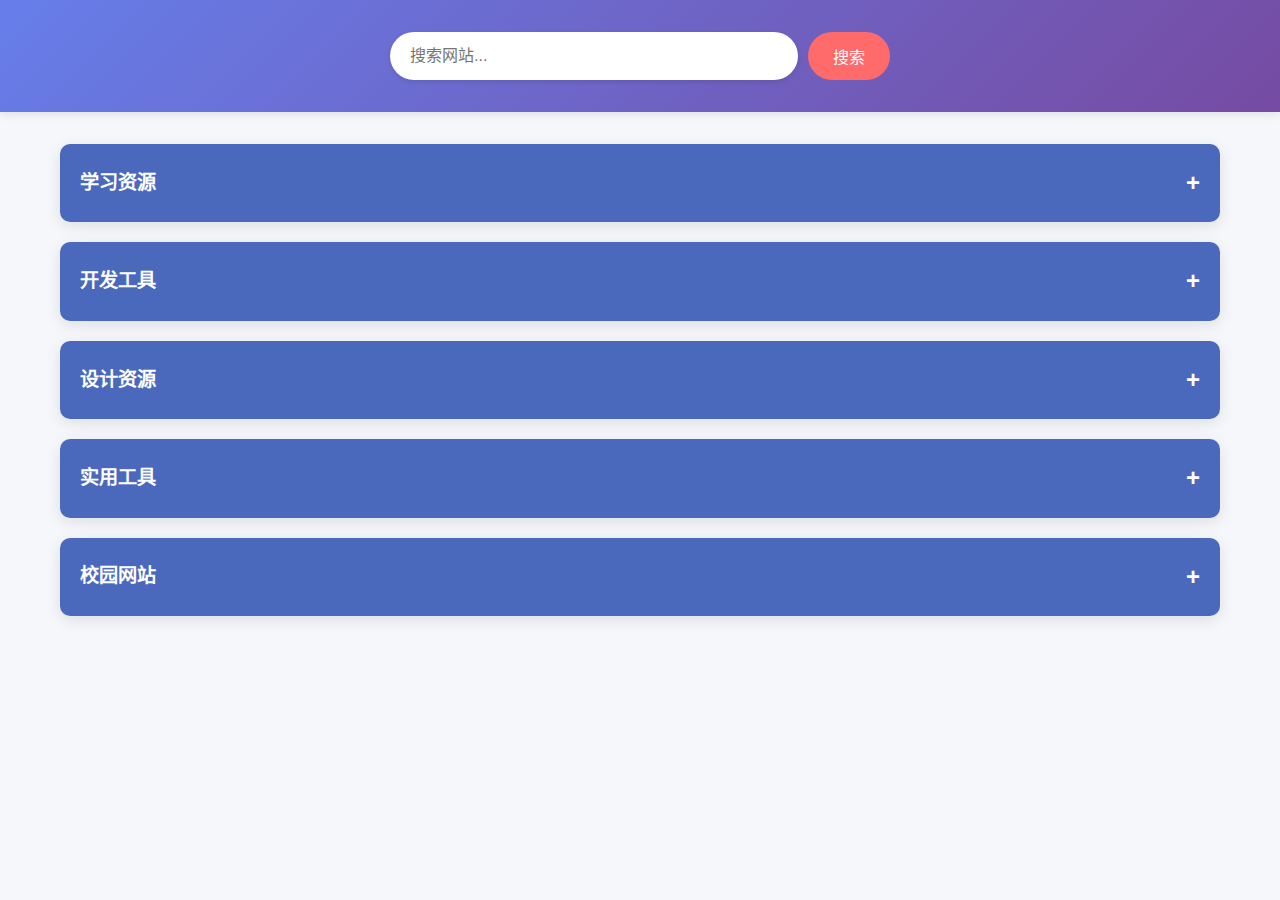
<file: index.html>
<!DOCTYPE html>
<html lang="zh-CN">
<head>
    <meta charset="UTF-8">
    <meta name="viewport" content="width=device-width, initial-scale=1.0">
    <title>网站收藏夹</title>
    <link rel="stylesheet" href="styles.css">
    <script>
        // 设备识别和重定向逻辑
        function isMobile() {
            return /Android|webOS|iPhone|iPad|iPod|BlackBerry|IEMobile|Opera Mini/i.test(navigator.userAgent);
        }
        
        // 页面加载时检查设备类型
        document.addEventListener('DOMContentLoaded', function() {
            // 检查URL参数，如果指定了设备类型则不重定向
            const urlParams = new URLSearchParams(window.location.search);
            const deviceType = urlParams.get('device');
            
            if (!deviceType) {
                if (isMobile()) {
                    // 重定向到移动端页面
                    window.location.href = 'mobile.html';
                }
            }
        });
    </script>
</head>
<body>
    <header>
        <div class="search-container">
            <input type="text" id="searchInput" placeholder="搜索网站...">
            <button id="searchButton">搜索</button>
        </div>
    </header>

    <main>
        <div id="categories-container">
            <!-- 分类将通过JavaScript动态加载 -->
        </div>
    </main>

    <script src="script.js"></script>
</body>
</html>
</file>
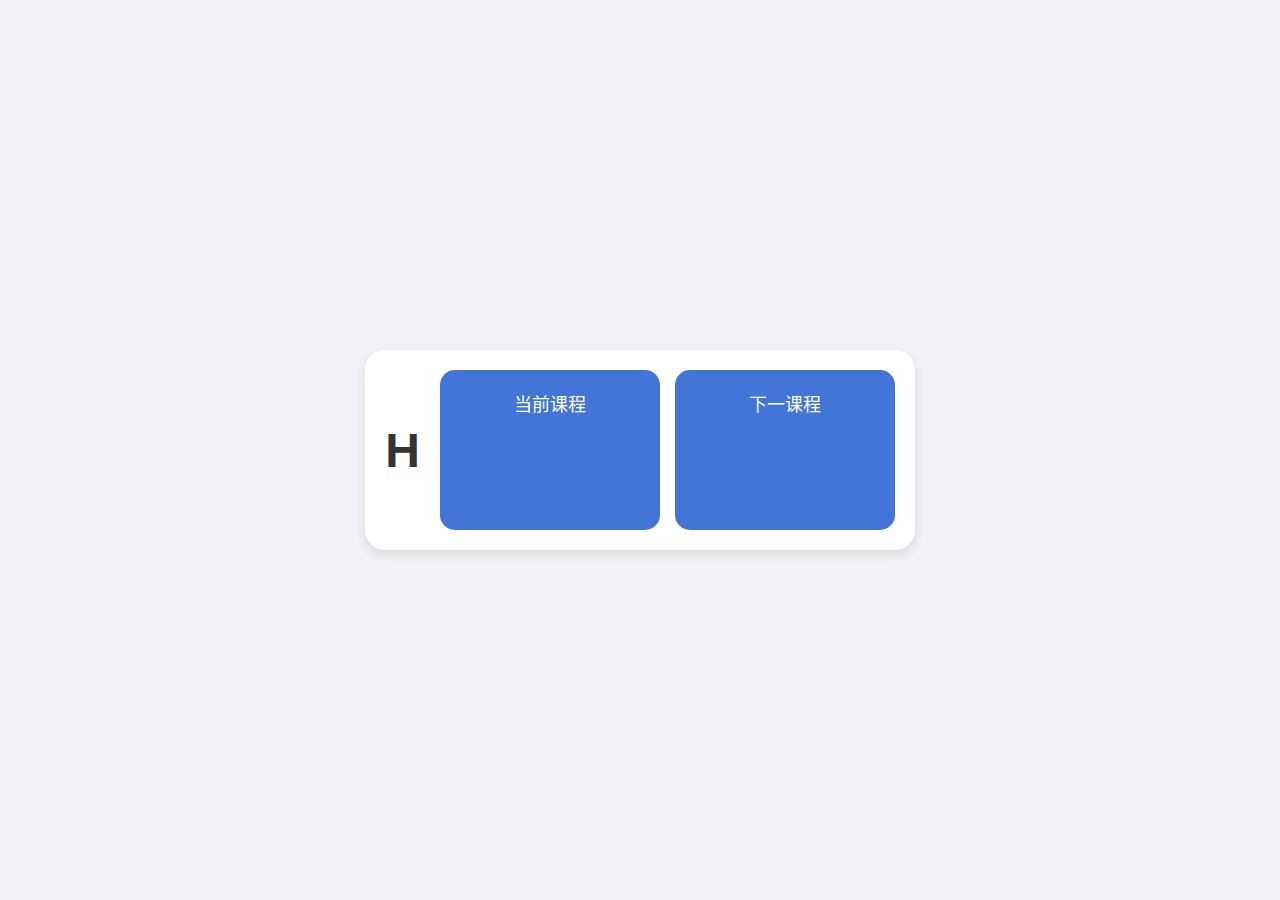
<file: card.html>
<!DOCTYPE html>
<html lang="zh-CN">
<head>
    <meta charset="UTF-8">
    <meta name="viewport" content="width=device-width, initial-scale=1.0">
    <title>课程显示卡片</title>
    <style>
        /* 全局样式，用于美化背景和居中展示 */
        body {
            font-family: -apple-system, BlinkMacSystemFont, "Segoe UI", Roboto, "Helvetica Neue", Arial, sans-serif;
            display: flex;
            justify-content: center;
            align-items: center;
            min-height: 100vh;
            background-color: #f0f2f5;
            margin: 0;
        }

        /* 最外层的容器，带有圆角和阴影 */
        .schedule-container {
            display: flex; /* 使用 Flexbox 布局 */
            align-items: center; /* 垂直居中对齐子元素 */
            background-color: white;
            padding: 20px;
            border-radius: 20px; /* 较大的圆角 */
            box-shadow: 0 4px 12px rgba(0, 0, 0, 0.1); /* 添加阴影效果 */
            gap: 20px; /* 设置子元素之间的间距 */
        }

        /* 左侧的 "H" 字母样式 */
        .hour-indicator {
            font-size: 48px; /* 较大的字号 */
            font-weight: bold; /* 粗体 */
            color: #333;
        }

        /* 包含两个课程卡片的包裹容器 */
        .courses-wrapper {
            display: flex; /* 内部也使用 Flexbox，让卡片并排显示 */
            gap: 15px; /* 两个卡片之间的间距 */
        }

        /* 单个课程卡片的通用样式 */
        .course-card {
            background-color: #4275d6; /* 蓝色背景 */
            color: white; /* 白色文字 */
            padding: 20px;
            border-radius: 15px; /* 卡片的圆角 */
            width: 180px; /* 设置固定宽度 */
            height: 120px; /* 设置固定高度 */
            display: flex;
            flex-direction: column; /* 使卡片内的内容垂直排列 */
            align-items: center; /* 水平居中 */
        }
        
        /* 卡片标题样式 */
        .card-title {
            font-size: 18px;
            font-weight: 500;
        }
    </style>
</head>
<body>

    <div class="schedule-container">
        <div class="hour-indicator">H</div>
        <div class="courses-wrapper">
            <div class="course-card">
                <div class="card-title">当前课程</div>
                </div>
            <div class="course-card">
                <div class="card-title">下一课程</div>
                </div>
        </div>
    </div>

</body>
</html>
</file>
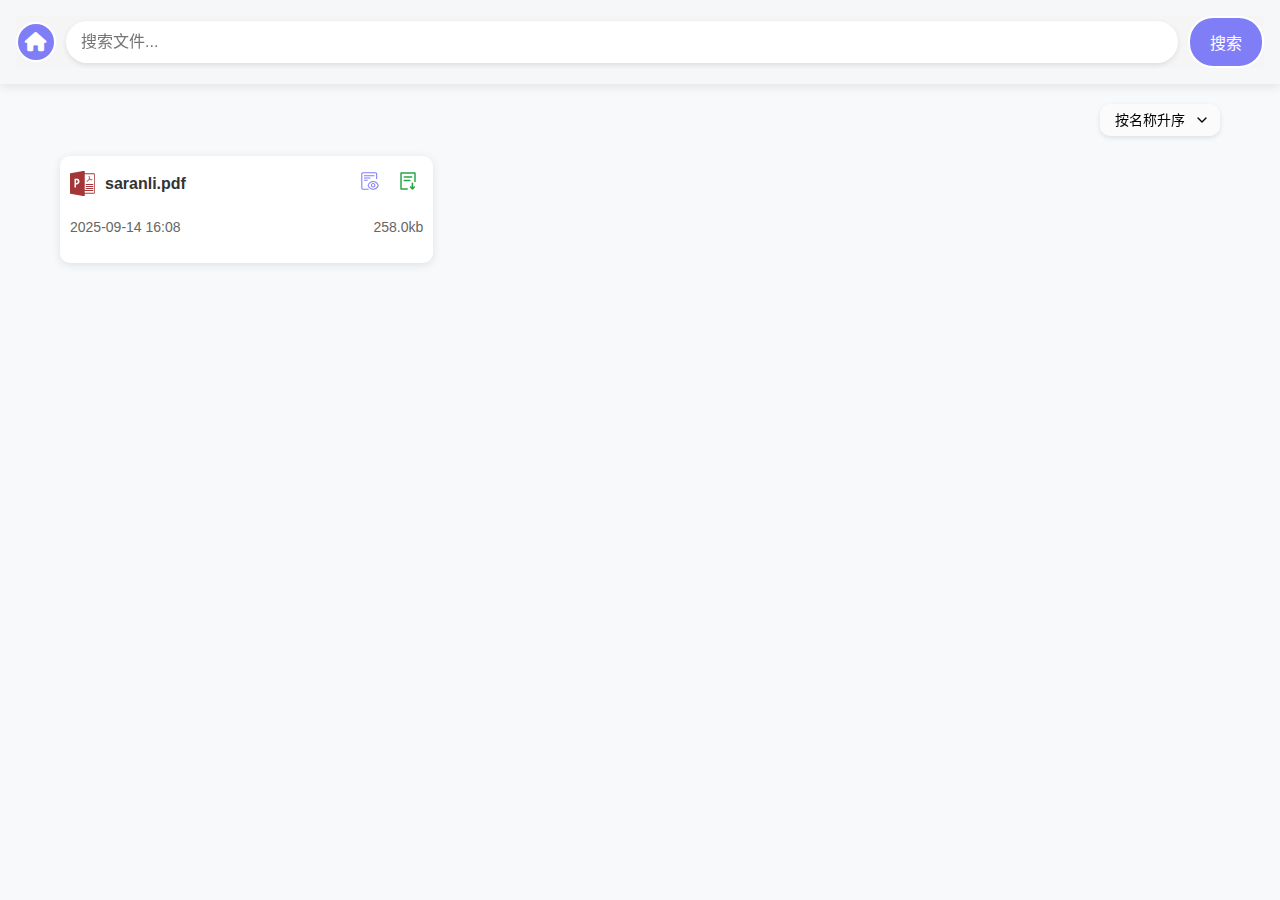
<file: netdisk.html>
<!DOCTYPE html>
<html lang="zh-CN">
<head>
    <meta charset="UTF-8">
    <meta name="viewport" content="width=device-width, initial-scale=1.0">
    <title>网盘</title>
    <link rel="stylesheet" href="mobile.css">
    <!-- 添加字体图标支持 -->
    <link rel="stylesheet" href="https://cdnjs.cloudflare.com/ajax/libs/font-awesome/6.0.0-beta3/css/all.min.css">
    <style>
        .netdisk-header {
            background: #fafafc35 ;
            color: white;
            padding: 1rem;
            text-align: center;
            box-shadow: 0 2px 10px rgba(0,0,0,0.1);
            position: sticky;
            top: 0;
            z-index: 100;
            backdrop-filter: blur(10px);
            -webkit-backdrop-filter: blur(10px);
            background-color: rgba(232, 233, 240, 0.1);
        }
        
        /* 添加字体图标支持 */
        .menu-button {
            background-color: #807ef7;
            color: white;
            border: 2px solid #fff;
            border-radius: 50%;
            width: 40px;
            height: 40px;
            cursor: pointer;
            font-size: 1.2rem;
            display: flex;
            align-items: center;
            justify-content: center;
            transition: background-color 0.3s;
            flex-shrink: 0;
        }

        .menu-button:active {
            background-color: #6a67d0;
            transform: scale(0.95);
        }

        /* 遮罩层 */
        .menu-overlay {
            position: fixed;
            top: 0;
            left: 0;
            width: 100%;
            height: 100%;
            background: rgba(0,0,0,0.5);
            z-index: 1000;
            display: none;
        }

        .menu-overlay.open {
            display: block;
        }
        
        .netdisk-container {
            max-width: 1200px;
            margin: 0 auto;
            padding: 20px;
        }
        
        .search-container {
            display: flex;
            gap: 10px;
            align-items: center;
            width: 100%;
            margin: 0 auto;
            background-color: rgba(232, 233, 240, 0.1);
            backdrop-filter: blur(10px);
        }
        
        #searchInput {
            flex: 1;
            min-width: 0; /* 允许输入框收缩 */
            padding: 12px 15px;
            border: none;
            border-radius: 25px;
            font-size: 1rem;
            box-shadow: 0 2px 5px rgba(0,0,0,0.1);
        }
        
        #searchButton {
            width: auto;
            white-space: nowrap;
            padding: 12px 20px;
            background-color: #807ef7;
            color: white;
            border: 2px solid #fff;
            border-radius: 25px;
            cursor: pointer;
            font-size: 1rem;
            transition: background-color 0.3s, transform 0.1s;
            flex-shrink: 0;
        }
        
        #searchButton:active {
            transform: scale(0.98);
            background-color: #ffffff;
            color: #000000;
            border-style: solid 2px #000000;
        }
        
        .sort-container {
            display: flex;
            justify-content: flex-end;
            margin-bottom: 20px;
        }
        
        .sort-dropdown {
            padding: 8px 15px;
            border-radius: 10px;
            background-color: rgba(255, 255, 255, 0.407);
            backdrop-filter: blur(10px);
            font-size: 14px;
            box-shadow: 0 2px 5px rgba(0,0,0,0.1);
            border: none;
            outline: none;
            appearance: none;
            -webkit-appearance: none;
            -moz-appearance: none;
            background-image: url("data:image/svg+xml;charset=UTF-8,%3csvg xmlns='http://www.w3.org/2000/svg' viewBox='0 0 24 24' fill='none' stroke='currentColor' stroke-width='2' stroke-linecap='round' stroke-linejoin='round'%3e%3cpolyline points='6 9 12 15 18 9'%3e%3c/polyline%3e%3c/svg%3e");
            background-repeat: no-repeat;
            background-position: right 10px center;
            background-size: 16px;
            padding-right: 35px;
            cursor: pointer;
        }
        
        .file-cards {
            display: grid;
            grid-template-columns: repeat(auto-fill, minmax(300px, 1fr));
            gap: 20px;
        }
        
        .file-card {
            background: white;
            border-radius: 10px;
            padding: 10px;
            box-shadow: 0 2px 10px rgba(0,0,0,0.1);
            transition: transform 0.2s, box-shadow 0.2s;
        }
        
        .file-card:hover {
            box-shadow: 0 5px 15px rgba(0,0,0,0.1);
        }
        
        .file-header {
            display: flex;
            align-items: center;
            justify-content: space-between;
            margin-bottom: 15px;
        }
        
        .file-info {
            display: flex;
            align-items: center;
        }
        
        .file-icon {
            font-size: 24px;
            margin-right: 10px;
            color: #807ef7;
        }
        
        .file-name {
            font-weight: bold;
            font-size: 16px;
            word-break: break-all;
        }
        
        .file-actions {
            display: flex;
            gap: 8px;
        }
        
        .action-btn {
            background: none;
            border: none;
            cursor: pointer;
            font-size: 18px;
            padding: 5px;
            border-radius: 4px;
            transition: background-color 0.2s;
        }
        
        .action-btn:hover {
            background-color: #f0f0f0;
        }
        
        .preview-btn {
            color: #807ef7;
        }
        
        .download-btn {
            color: #28a745;
        }
        
        .file-details {
            margin-bottom: 15px;
        }
        
        .file-detail {
            display: flex;
            justify-content: space-between;
            margin-bottom: 8px;
            font-size: 14px;
            color: #666;
        }
    </style>
</head>
<body>
    <div class="netdisk-header">
        <div class="search-container">
            <button id="homeButton" class="menu-button" onclick="window.location.href='index.html'">
                <i class="fas fa-home"></i>
            </button>
            <input type="text" id="searchInput" placeholder="搜索文件...">
            <button id="searchButton">搜索</button>
        </div>
    </div>
    
    <!-- 遮罩层 -->
    <div id="menuOverlay" class="menu-overlay"></div>
    
    <div class="netdisk-container">
        <div class="sort-container">
            <select class="sort-dropdown" id="sortDropdown">
                <option value="name-asc">按名称升序</option>
                <option value="name-desc">按名称降序</option>
                <option value="time-asc">按时间升序</option>
                <option value="time-desc">按时间降序</option>
                <option value="size-asc">按大小升序</option>
                <option value="size-desc">按大小降序</option>
            </select>
        </div>
        
        <div class="file-cards" id="fileCardsContainer">
            <!-- 文件卡片将通过JavaScript动态生成 -->
        </div>
    </div>

    <script>
        // 文件数据将从file.json加载
        let files = [];
        
        // 页面加载时获取文件数据
        async function loadFileData() {
            try {
                const response = await fetch('file.json');
                const data = await response.json();
                files = data.files.map(file => ({
                    ...file,
                    time: file.time || "2023-05-15 14:30" // 如果没有时间信息，使用默认值
                }));
                renderFileCards();
            } catch (error) {
                console.error('加载文件数据失败:', error);
                // 如果加载失败，使用默认示例数据
                files = [
                    { id: 1, name: "文档1.pdf", time: "2023-05-15 14:30", size: "2.4 MB", previewUrl: "#", downloadUrl: "#" },
                    { id: 2, name: "图片1.jpg", time: "2023-05-16 09:15", size: "1.2 MB", previewUrl: "#", downloadUrl: "#" },
                    { id: 3, name: "视频1.mp4", time: "2023-05-17 16:45", size: "45.7 MB", previewUrl: "#", downloadUrl: "#" },
                    { id: 4, name: "表格1.xlsx", time: "2023-05-18 11:20", size: "0.8 MB", previewUrl: "#", downloadUrl: "#" },
                    { id: 5, name: "演示文稿1.pptx", time: "2023-05-19 13:10", size: "3.1 MB", previewUrl: "#", downloadUrl: "#" }
                ];
                renderFileCards();
            }
        }
        
        // 当前排序状态
        let sortState = {
            column: 'name',
            direction: 'asc'
        };
        
        // 初始化页面
        document.addEventListener('DOMContentLoaded', function() {
            loadFileData();
            setupEventListeners();
        });
        
        // 渲染文件卡片
        function renderFileCards(filteredFiles = null) {
            const container = document.getElementById('fileCardsContainer');
            container.innerHTML = '';
            
            const filesToRender = filteredFiles || files;
            
            // 排序文件
            const sortedFiles = [...filesToRender].sort((a, b) => {
                let aVal = a[sortState.column];
                let bVal = b[sortState.column];
                
                // 如果是大小排序，需要特殊处理
                if (sortState.column === 'size') {
                    aVal = convertSizeToBytes(aVal);
                    bVal = convertSizeToBytes(bVal);
                }
                
                if (aVal < bVal) {
                    return sortState.direction === 'asc' ? -1 : 1;
                }
                if (aVal > bVal) {
                    return sortState.direction === 'asc' ? 1 : -1;
                }
                return 0;
            });
            
            // 添加文件卡片
            sortedFiles.forEach(file => {
                const card = document.createElement('div');
                card.className = 'file-card';
                
                // 根据文件扩展名选择图标
                let iconSrc = 'icons/tupianziliao.png'; // 默认图标
                const fileName = file.name.toLowerCase();
                
                if (fileName.endsWith('.pdf')) {
                    iconSrc = 'icons/PDF.png';
                } else if (fileName.endsWith('.doc') || fileName.endsWith('.docx')) {
                    iconSrc = 'icons/WORD.png';
                } else if (fileName.endsWith('.xls') || fileName.endsWith('.xlsx')) {
                    iconSrc = 'icons/ExCEL.png';
                } else if (fileName.endsWith('.ppt') || fileName.endsWith('.pptx')) {
                    iconSrc = 'icons/PPT.png';
                } else if (fileName.endsWith('.zip') || fileName.endsWith('.rar') || fileName.endsWith('.7z')) {
                    iconSrc = 'icons/ZIP.png';
                } else if (fileName.endsWith('.mp4') || fileName.endsWith('.avi') || fileName.endsWith('.mov') || fileName.endsWith('.mkv')) {
                    iconSrc = 'icons/shiping.png';
                }
                
                card.innerHTML = `
                    <div class="file-header">
                        <div class="file-info">
                            <img class="file-icon" src="${iconSrc}" alt="${file.name} icon" onerror="this.src='icons/tupianziliao.png'; this.onerror=null;">
                            <div class="file-name">${file.name}</div>
                        </div>
                        <div class="file-actions">
                            <button class="action-btn preview-btn" onclick="previewFile(${file.id})" title="预览">
                                <svg t="1757821027301" class="icon" viewBox="0 0 1024 1024" version="1.1" xmlns="http://www.w3.org/2000/svg" p-id="8528" width="20" height="20">
                                    <path d="M797.696 64H147.968c-46.592 0-83.968 37.376-83.968 83.968v728.064c0 46.592 37.376 83.968 83.968 83.968h275.456c11.776 0 20.992-9.216 20.992-20.992v-13.824c0-11.776-9.216-20.992-20.992-20.992l-275.456-0.512c-15.36 0-28.16-12.8-28.16-28.16V147.456c0-15.36 12.8-28.16 28.16-28.16l649.728 0.512c15.36 0 28.16 12.8 28.16 28.16v244.224c0 11.776 9.216 20.992 20.992 20.992h13.824c11.776 0 20.992-9.216 20.992-20.992V147.968c0-46.592-37.376-83.968-83.968-83.968z" p-id="8529" fill="#807ef7"></path>
                                    <path d="M672.768 961.024c-125.44 0-240.128-86.528-285.184-215.04-1.536-3.584-2.56-7.168-2.56-11.264 0-3.584 1.024-7.68 2.56-11.264 45.056-128.512 159.744-215.04 285.184-215.04 125.952 0 237.056 82.944 283.648 210.944l2.048 5.632c0.512 1.024 1.024 2.56 1.024 3.584v1.024c0 0.512 0 1.024 0.512 2.048v6.144c0 0.512 0 1.024-0.512 2.048l-0.512 1.024c0 1.024-0.512 2.56-1.024 3.584l-2.048 5.632c-46.08 128-157.184 210.944-283.136 210.944z m-233.984-226.304c39.424 105.472 131.072 173.568 233.984 173.568 102.4 0 194.048-68.096 233.984-173.568-39.936-105.472-131.072-173.568-233.984-173.568-102.4 0-194.048 68.096-233.984 173.568z" p-id="8530" fill="#807ef7"></path>
                                    <path d="M672.256 618.496c-64 0-115.712 51.712-115.712 116.224 0 64 51.712 115.712 115.712 115.712 64 0 116.224-51.712 116.224-115.712 0-64-51.712-116.224-116.224-116.224z m0 179.2c-34.816 0-62.976-28.16-62.976-62.976 0-34.816 28.16-63.488 62.976-63.488 34.816 0 63.488 28.16 63.488 63.488 0 34.816-28.16 62.976-63.488 62.976zM375.808 442.88H223.744c-11.776 0-20.992 9.216-20.992 20.992v13.824c0 11.776 9.216 20.992 20.992 20.992h152.064c11.776 0 20.992-9.216 20.992-20.992v-13.824c0-11.776-9.216-20.992-20.992-20.992zM517.632 386.56H223.744c-11.776 0-20.992-9.216-20.992-20.992v-13.824c0-11.776 9.216-20.992 20.992-20.992h293.888c11.776 0 20.992 9.216 20.992 20.992v13.824c0 11.776-9.216 20.992-20.992 20.992zM721.92 219.136H223.744c-11.776 0-20.992 9.216-20.992 20.992v13.824c0 11.776 9.216 20.992 20.992 20.992H721.92c11.776 0 20.992-9.728 20.992-20.992v-13.824c0-11.776-9.216-20.992-20.992-20.992z" p-id="8531" fill="#807ef7"></path>
                                </svg>
                            </button>
                            <button class="action-btn download-btn" onclick="downloadFile(${file.id})" title="下载">
                                <svg t="1757820937966" class="icon" viewBox="0 0 1024 1024" version="1.1" xmlns="http://www.w3.org/2000/svg" p-id="7280" width="20" height="20">
                                    <path d="M321.6 346.5h381c21.4 0 39-17.5 39-39 0-21.4-17.5-39-39-39h-381c-21.4 0-39 17.5-39 39 0 21.4 17.5 39 39 39zM282.6 488.5c0 21.4 17.5 39 39 39H606c21.4 0 39-17.5 39-39 0-21.4-17.5-39-39-39H321.6c-21.5 0-39 17.5-39 39z" p-id="7281" fill="#28a745"></path>
                                    <path d="M908.5 113.9c0-27.6-22.4-50-50-50H166.8c-27.6 0-50 22.4-50 50v794.7c0 27.6 22.4 50 50 50h307.3c20.8-0.3 37.5-17.2 37.5-38s-16.7-37.7-37.5-38H192.8V139.9h639.7v400.8c0 21 17 38 38 38s38-17 38-38V113.9z" p-id="7282" fill="#28a745"></path>
                                    <path d="M805.3 789.6L779 815.9V627.7c0-22.4-18.3-40.7-40.7-40.7-22.4 0-40.7 18.3-40.7 40.7v188.1l-26.3-26.3c-15.8-15.8-41.8-15.8-57.6 0s-15.8 41.8 0 57.6l95.9 95.9c15.8 15.8 41.8 15.8 57.6 0l95.9-95.9c15.9-15.9 15.9-41.8 0-57.6-15.9-15.7-41.9-15.7-57.8 0.1z" p-id="7283" fill="#28a745"></path>
                                </svg>
                            </button>
                        </div>
                    </div>
                    <div class="file-details">
                        <div class="file-detail">
                            <span>${file.time}</span>
                            <span>${file.size}</span>
                        </div>
                    </div>
                `;
                container.appendChild(card);
            });
        }
        
        // 转换文件大小为字节用于排序
        function convertSizeToBytes(sizeStr) {
            const units = {'B': 1, 'KB': 1024, 'MB': 1024*1024, 'GB': 1024*1024*1024};
            const match = sizeStr.match(/^(\d+(?:\.\d+)?)\s*(B|KB|MB|GB)$/i);
            if (match) {
                const value = parseFloat(match[1]);
                const unit = match[2].toUpperCase();
                return value * (units[unit] || 1);
            }
            return sizeStr;
        }
        
        // 设置事件监听器
        function setupEventListeners() {
            // 搜索按钮点击事件
            document.getElementById('searchButton').addEventListener('click', function() {
                performSearch();
            });
            
            // 搜索输入回车事件
            document.getElementById('searchInput').addEventListener('keypress', function(e) {
                if (e.key === 'Enter') {
                    performSearch();
                }
            });
            
            // 排序下拉框事件
            document.getElementById('sortDropdown').addEventListener('change', function() {
                const [column, direction] = this.value.split('-');
                sortState.column = column;
                sortState.direction = direction;
                renderFileCards();
            });
        }
        
        // 执行搜索
        function performSearch() {
            const searchTerm = document.getElementById('searchInput').value.toLowerCase().trim();
            
            if (searchTerm === '') {
                // 如果搜索词为空，显示所有文件
                renderFileCards();
                return;
            }
            
            // 过滤文件
            const filteredFiles = files.filter(file => 
                file.name.toLowerCase().includes(searchTerm)
            );
            
            // 渲染过滤后的文件
            renderFileCards(filteredFiles);
        }
        
        // 预览文件
        function previewFile(fileId) {
            const file = files.find(f => f.id === fileId);
            if (file) {
                // 直接跳转到预览页面
                window.open(file.previewUrl, '_blank');
            }
        }
        
        // 下载文件
        function downloadFile(fileId) {
            const file = files.find(f => f.id === fileId);
            if (file) {
                // 直接访问下载链接
                window.open(file.downloadUrl, '_blank');
            }
        }
        
        // 侧边菜单功能
        document.addEventListener('DOMContentLoaded', function() {
            const homeButton = document.getElementById('homeButton');
            const sidebarMenu = document.getElementById('sidebarMenu');
            const menuOverlay = document.getElementById('menuOverlay');
            
            // 首页按钮点击事件
            if (homeButton) {
                homeButton.addEventListener('click', function() {
                    window.location.href = 'index.html';
                });
            }
            
            // 关闭菜单事件
            function closeMenu() {
                sidebarMenu.classList.remove('open');
                menuOverlay.classList.remove('open');
                document.body.style.overflow = ''; // 恢复背景滚动
            }
            
            // 点击遮罩层关闭菜单
            if (menuOverlay) {
                menuOverlay.addEventListener('click', closeMenu);
            }
            
            //  ESC键关闭菜单
            document.addEventListener('keydown', function(e) {
                if (e.key === 'Escape') {
                    closeMenu();
                }
            });
        });
    </script>
</body>
</html>
</file>
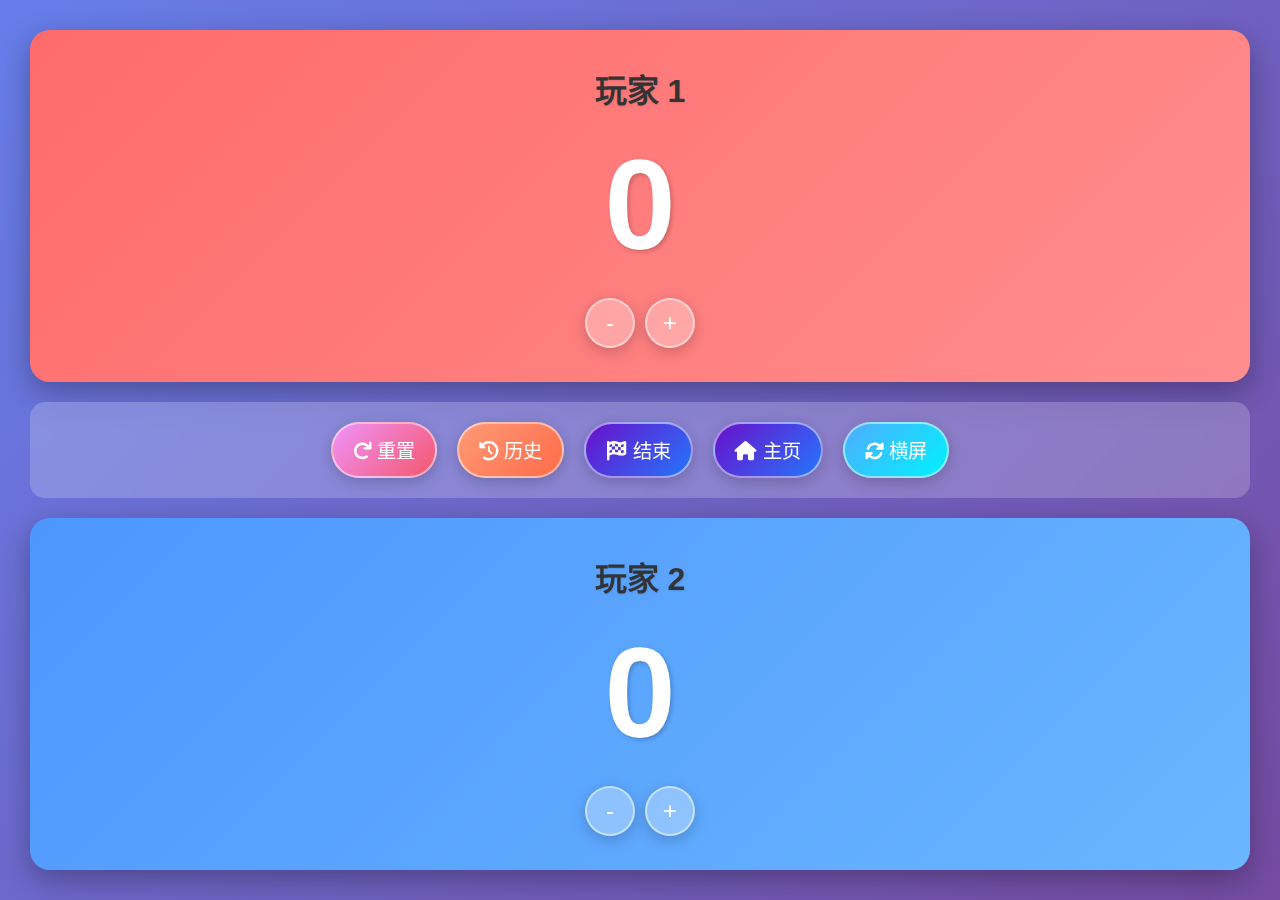
<file: scoreboard.html>
<!DOCTYPE html>
<html lang="zh-CN">
<head>
    <meta charset="UTF-8">
    <meta name="viewport" content="width=device-width, initial-scale=1.0">
    <title>计分板</title>
    <link rel="stylesheet" href="https://cdnjs.cloudflare.com/ajax/libs/font-awesome/6.0.0-beta3/css/all.min.css">
    <style>
        * {
            margin: 0;
            padding: 0;
            box-sizing: border-box;
        }

        body {
            font-family: 'Arial', sans-serif;
            background: linear-gradient(135deg, #667eea 0%, #764ba2 100%);
            height: 100vh;
            overflow: hidden;
        }

        .scoreboard-container {
            display: flex;
            flex-direction: column;
            height: 100vh;
            padding: 20px;
        }

        /* 竖屏布局 */
        .scoreboard-container.portrait {
            flex-direction: column;
        }

        /* 横屏布局 */
        .scoreboard-container.landscape {
            flex-direction: row;
        }

        .player {
            flex: 1;
            display: flex;
            flex-direction: column;
            justify-content: center;
            align-items: center;
            border-radius: 20px;
            margin: 10px;
            position: relative;
            box-shadow: 0 10px 30px rgba(0, 0, 0, 0.3);
            transition: all 0.3s ease;
        }

        .player.left {
            background: linear-gradient(135deg, #ff6b6b 0%, #ff8e8e 100%);
        }

        .player.right {
            background: linear-gradient(135deg, #4d96ff 0%, #6ab6ff 100%);
        }

        .player-name {
            font-size: 2rem;
            font-weight: bold;
            margin-bottom: 20px;
            color: #333;
            text-shadow: 1px 1px 2px rgba(0,0,0,0.1);
        }

        .score {
            font-size: 8rem;
            font-weight: bold;
            color: white;
            text-shadow: 2px 2px 4px rgba(0,0,0,0.2);
        }

        .controls {
            display: flex;
            justify-content: center;
            align-items: center;
            gap: 20px;
            padding: 20px;
            background: rgba(255, 255, 255, 0.2);
            border-radius: 15px;
            margin: 10px;
            backdrop-filter: blur(10px);
            width: calc(100% - 20px); /* 竖屏时宽度占满屏幕 */
        }

        .scoreboard-container.landscape .controls {
            flex-direction: column;
            height: calc(100% - 20px); /* 横屏时高度占满屏幕 */
            width: auto;
        }

        .control-btn {
            background: rgba(255, 255, 255, 0.3);
            border: 2px solid rgba(255, 255, 255, 0.5);
            color: white;
            font-size: 1.2rem;
            padding: 12px 20px;
            border-radius: 50px;
            cursor: pointer;
            transition: all 0.3s ease;
            backdrop-filter: blur(10px);
            box-shadow: 0 4px 15px rgba(0, 0, 0, 0.2);
        }

        .control-btn:hover {
            background: rgba(255, 255, 255, 0.5);
            box-shadow: 0 6px 20px rgba(0, 0, 0, 0.3);
        }

        .control-btn:active {
            transform: translateY(0);
        }

        .score-btn {
            font-size: 2rem;
            width: 60px;
            height: 60px;
            display: flex;
            justify-content: center;
            align-items: center;
        }

        .reset-btn {
            background: linear-gradient(135deg, #f093fb 0%, #f5576c 100%);
        }

        .history-btn {
            background: linear-gradient(135deg, #ff9a76 0%, #ff6b4a 100%);
        }

        .end-btn {
            background: linear-gradient(135deg, #6a11cb 0%, #2575fc 100%);
        }

        .orientation-btn {
            background: linear-gradient(135deg, #4facfe 0%, #00f2fe 100%);
        }

        .player-controls {
            display: flex;
            gap: 10px;
            margin-top: 20px;
        }

        /* 模态框样式 */
        .modal {
            display: none;
            position: fixed;
            z-index: 1000;
            left: 0;
            top: 0;
            width: 100%;
            height: 100%;
            background-color: rgba(0, 0, 0, 0.5);
            backdrop-filter: blur(5px);
        }

        .modal-content {
            background: linear-gradient(135deg, #667eea 0%, #764ba2 100%);
            margin: 5% auto;
            padding: 20px;
            border-radius: 20px;
            width: 90%;
            max-width: 600px;
            max-height: 80vh;
            overflow-y: auto;
            box-shadow: 0 10px 30px rgba(0, 0, 0, 0.3);
            animation: modalOpen 0.3s ease;
        }

        @keyframes modalOpen {
            from {opacity: 0; transform: translateY(-50px);}
            to {opacity: 1; transform: translateY(0);}
        }

        .modal-header {
            display: flex;
            justify-content: space-between;
            align-items: center;
            margin-bottom: 20px;
            padding-bottom: 10px;
            border-bottom: 2px solid rgba(255, 255, 255, 0.3);
        }

        .modal-title {
            font-size: 1.8rem;
            font-weight: bold;
            color: white;
            text-shadow: 1px 1px 2px rgba(0,0,0,0.1);
        }

        .close-btn {
            background: rgba(255, 255, 255, 0.3);
            border: 2px solid rgba(255, 255, 255, 0.5);
            color: white;
            font-size: 1.5rem;
            width: 40px;
            height: 40px;
            border-radius: 50%;
            cursor: pointer;
            transition: all 0.3s ease;
            display: flex;
            justify-content: center;
            align-items: center;
        }

        .close-btn:hover {
            background: rgba(255, 255, 255, 0.5);
        }

        .modal-body {
            color: white;
            font-size: 1.2rem;
            line-height: 1.6;
        }

        .history-item {
            background: rgba(255, 255, 255, 0.2);
            border-radius: 15px;
            padding: 15px;
            margin-bottom: 15px;
            backdrop-filter: blur(10px);
        }

        .history-header {
            display: flex;
            justify-content: space-between;
            margin-bottom: 10px;
            font-weight: bold;
            font-size: 1.1rem;
        }

        .history-scores {
            text-align: center;
            font-size: 1.3rem;
            margin: 10px 0;
            font-weight: bold;
            color: white;
        }

        .history-events {
            margin-top: 10px;
            font-size: 0.9rem;
        }

        .event-item {
            display: flex;
            justify-content: space-between;
            padding: 5px 0;
            border-bottom: 1px solid rgba(255, 255, 255, 0.1);
        }

        .winner-highlight {
            background: rgba(255, 215, 0, 0.3);
            border: 2px solid gold;
            border-radius: 15px;
        }

        .draw-highlight {
            background: rgba(128, 128, 128, 0.3);
            border: 2px solid silver;
            border-radius: 15px;
        }

        .result-message {
            text-align: center;
            font-size: 1.5rem;
            font-weight: bold;
            margin: 20px 0;
            padding: 15px;
            border-radius: 15px;
            background: rgba(255, 255, 255, 0.2);
        }

        .win-message {
            color: gold;
            text-shadow: 0 0 10px rgba(255, 215, 0, 0.5);
        }

        .draw-message {
            color: silver;
            text-shadow: 0 0 10px rgba(192, 192, 192, 0.5);
        }

        .confirmation-message {
            text-align: center;
            font-size: 1.2rem;
            margin: 20px 0;
            padding: 15px;
            border-radius: 10px;
            background: rgba(255, 255, 255, 0.2);
        }

        .modal-actions {
            display: flex;
            justify-content: center;
            gap: 20px;
            margin-top: 20px;
        }

        .cancel-btn {
            background: linear-gradient(135deg, #95a5a6 0%, #7f8c8d 100%);
        }

        .confirm-btn {
            background: linear-gradient(135deg, #e74c3c 0%, #c0392b 100%);
        }

        .player-controls button {
            font-size: 1.5rem;
            width: 50px;
            height: 50px;
        }

        /* 横屏时的玩家控件布局 */
        .scoreboard-container.landscape .player.left .player-controls {
            flex-direction: row;
        }

        .scoreboard-container.landscape .player.right .player-controls {
            flex-direction: row;
        }

        /* 响应式设计 */
        @media (max-width: 768px) {
            .player-name {
                font-size: 1.5rem;
            }
            
            .score {
                font-size: 5rem;
            }
            
            .control-btn {
                font-size: 1rem;
                padding: 10px 15px;
            }
            
            .score-btn {
                font-size: 1.5rem;
                width: 50px;
                height: 50px;
            }
        }
    </style>
</head>
<body>
    <div class="scoreboard-container portrait" id="scoreboardContainer">
        <!-- 左侧玩家 -->
        <div class="player left" id="player1">
            <div class="player-name">玩家 1</div>
            <div class="score" id="score1">0</div>
            <div class="player-controls">
                <button class="control-btn score-btn" onclick="updateScore(1, -1)">-</button>
                <button class="control-btn score-btn" onclick="updateScore(1, 1)">+</button>
            </div>
        </div>

        <!-- 控制区域 -->
        <div class="controls">
            <button class="control-btn reset-btn" onclick="resetScores()">
                <i class="fas fa-redo"></i> 重置
            </button>
            <button class="control-btn history-btn" onclick="showHistory()">
                <i class="fas fa-history"></i> 历史
            </button>
            <button class="control-btn end-btn" onclick="endGame()">
                <i class="fas fa-flag-checkered"></i> 结束
            </button>
            <button class="control-btn" onclick="window.location.href='index.html'" style="background: linear-gradient(135deg, #6a11cb 0%, #2575fc 100%);">
                <i class="fas fa-home"></i> 主页
            </button>
            <button class="control-btn orientation-btn" onclick="toggleOrientation()" id="orientationBtn">
                <i class="fas fa-sync-alt"></i> 横屏
            </button>
        </div>

        <!-- 右侧玩家 -->
        <div class="player right" id="player2">
            <div class="player-name">玩家 2</div>
            <div class="score" id="score2">0</div>
            <div class="player-controls">
                <button class="control-btn score-btn" onclick="updateScore(2, -1)">-</button>
                <button class="control-btn score-btn" onclick="updateScore(2, 1)">+</button>
            </div>
        </div>
    </div>

    <!-- 历史记录模态框 -->
    <div id="historyModal" class="modal">
        <div class="modal-content">
            <div class="modal-header">
                <div class="modal-title">游戏历史记录</div>
                <div style="display: flex; gap: 10px;">
                    <button class="control-btn history-btn" onclick="clearHistory()" style="padding: 5px 10px; font-size: 1rem;">
                        <i class="fas fa-trash-alt"></i> 清除
                    </button>
                    <div class="close-btn" onclick="closeHistoryModal()">&times;</div>
                </div>
            </div>
            <div class="modal-body" id="historyContent">
                <!-- 历史记录内容将通过JavaScript动态生成 -->
            </div>
        </div>
    </div>

    <!-- 结束游戏模态框 -->
    <div id="endGameModal" class="modal">
        <div class="modal-content">
            <div class="modal-header">
                <div class="modal-title">游戏结果</div>
                <div class="close-btn" onclick="closeEndGameModal()">&times;</div>
            </div>
            <div class="modal-body" id="endGameContent">
                <!-- 游戏结果内容将通过JavaScript动态生成 -->
            </div>
        </div>
    </div>

    <!-- 清除历史记录确认模态框 -->
    <div id="clearHistoryModal" class="modal">
        <div class="modal-content">
            <div class="modal-header">
                <div class="modal-title">确认清除</div>
                <div class="close-btn" onclick="closeClearHistoryModal()">&times;</div>
            </div>
            <div class="modal-body">
                <div class="confirmation-message">
                    确定要清除所有历史记录吗？此操作不可撤销。
                </div>
                <div class="modal-actions">
                    <button class="control-btn cancel-btn" onclick="closeClearHistoryModal()">
                        <i class="fas fa-times"></i> 取消
                    </button>
                    <button class="control-btn confirm-btn" onclick="confirmClearHistory()">
                        <i class="fas fa-check"></i> 确认
                    </button>
                </div>
            </div>
        </div>
    </div>

    <script>
        // 初始化分数
        let scores = [0, 0];
        let isPortrait = true;
        let gameHistory = [];
        let currentGame = null;

        // 开始新游戏
        function startNewGame() {
            currentGame = {
                startTime: new Date(),
                scores: [0, 0],
                events: []
            };
        }

        // 记录分数变化
        function recordScoreChange(player, change, newScore) {
            if (currentGame) {
                currentGame.events.push({
                    time: new Date(),
                    player: player,
                    change: change,
                    score: newScore
                });
            }
        }

        // 更新分数
        function updateScore(player, change) {
            const index = player - 1;
            const oldScore = scores[index];
            scores[index] = Math.max(0, scores[index] + change);
            document.getElementById(`score${player}`).textContent = scores[index];
            
            // 记录分数变化
            recordScoreChange(player, change, scores[index]);
        }

        // 重置分数
        function resetScores() {
            scores = [0, 0];
            document.getElementById('score1').textContent = '0';
            document.getElementById('score2').textContent = '0';
            
            // 开始新游戏
            if (currentGame) {
                gameHistory.push(currentGame);
            }
            startNewGame();
        }

        // 结束游戏
        function endGame() {
            if (currentGame) {
                currentGame.endTime = new Date();
                currentGame.finalScores = [...scores];
                gameHistory.push(currentGame);
                
                // 显示游戏结果模态框
                showEndGameModal();
                
                // 开始新游戏
                startNewGame();
            }
        }

        // 显示结束游戏模态框
        function showEndGameModal() {
            const winner = scores[0] > scores[1] ? 1 : scores[1] > scores[0] ? 2 : 0;
            let resultHTML = '';
            
            if (winner === 0) {
                resultHTML = `
                    <div class="result-message draw-message">
                        <i class="fas fa-handshake"></i> 平局!
                    </div>
                    <div class="history-scores">
                        最终比分: ${scores[0]} - ${scores[1]}
                    </div>
                `;
            } else {
                resultHTML = `
                    <div class="result-message win-message">
                        <i class="fas fa-trophy"></i> 玩家 ${winner} 获胜!
                    </div>
                    <div class="history-scores">
                        最终比分: ${scores[0]} - ${scores[1]}
                    </div>
                `;
            }
            
            document.getElementById('endGameContent').innerHTML = resultHTML;
            document.getElementById('endGameModal').style.display = 'block';
        }

        // 关闭结束游戏模态框
        function closeEndGameModal() {
            document.getElementById('endGameModal').style.display = 'none';
        }

        // 显示历史记录
        function showHistory() {
            if (gameHistory.length === 0) {
                // 如果没有历史记录，显示当前游戏
                showHistoryModal(true);
                return;
            }
            
            showHistoryModal(false);
        }

        // 显示历史记录模态框
        function showHistoryModal(isCurrentOnly) {
            let historyHTML = '';
            
            if (isCurrentOnly) {
                // 只显示当前游戏
                historyHTML = `
                    <div class="history-item">
                        <div class="history-header">
                            <span>当前游戏</span>
                            <span>进行中</span>
                        </div>
                        <div class="history-scores">
                            当前比分: ${scores[0]} - ${scores[1]}
                        </div>
                        <div class="history-events">
                            <strong>游戏事件:</strong>
                            ${currentGame.events.length > 0 ? 
                                currentGame.events.map(event => {
                                    const time = event.time.toLocaleTimeString();
                                    const playerName = event.player === 1 ? '玩家1' : '玩家2';
                                    const change = event.change > 0 ? `+${event.change}` : event.change;
                                    return `<div class="event-item">
                                        <span>${time} ${playerName}</span>
                                        <span>${change} → ${event.score}</span>
                                    </div>`;
                                }).join('') : 
                                '<div class="event-item">暂无事件记录</div>'}
                        </div>
                    </div>
                `;
            } else {
                // 显示所有历史记录
                const allGames = [...gameHistory];
                if (currentGame) {
                    allGames.push(currentGame);
                }
                
                historyHTML = allGames.map((game, index) => {
                    const isCurrent = index === allGames.length - 1 && game === currentGame;
                    const title = isCurrent ? '当前游戏' : `游戏 ${index + 1}`;
                    const endTime = game.endTime ? game.endTime.toLocaleString() : '进行中';
                    const finalScores = game.finalScores || scores;
                    const winner = finalScores[0] > finalScores[1] ? 1 : finalScores[1] > finalScores[0] ? 2 : 0;
                    
                    let highlightClass = '';
                    if (!isCurrent && game.endTime) {
                        highlightClass = winner === 0 ? 'draw-highlight' : 'winner-highlight';
                    }
                    
                    return `
                        <div class="history-item ${highlightClass}">
                            <div class="history-header">
                                <span>${title}</span>
                                <span>${game.startTime.toLocaleString()}</span>
                            </div>
                            <div class="history-scores">
                                最终比分: ${finalScores[0]} - ${finalScores[1]}
                                ${!isCurrent && game.endTime && winner !== 0 ? `(玩家${winner}获胜)` : ''}
                                ${!isCurrent && game.endTime && winner === 0 ? '(平局)' : ''}
                            </div>
                            ${isCurrent ? `
                                <div class="history-events">
                                    <strong>游戏事件:</strong>
                                    ${game.events.length > 0 ? 
                                        game.events.map(event => {
                                            const time = event.time.toLocaleTimeString();
                                            const playerName = event.player === 1 ? '玩家1' : '玩家2';
                                            const change = event.change > 0 ? `+${event.change}` : event.change;
                                            return `<div class="event-item">
                                                <span>${time} ${playerName}</span>
                                                <span>${change} → ${event.score}</span>
                                            </div>`;
                                        }).join('') : 
                                        '<div class="event-item">暂无事件记录</div>'}
                                </div>
                            ` : ''}
                        </div>
                    `;
                }).join('');
            }
            
            document.getElementById('historyContent').innerHTML = historyHTML;
            document.getElementById('historyModal').style.display = 'block';
        }

        // 关闭历史记录模态框
        function closeHistoryModal() {
            document.getElementById('historyModal').style.display = 'none';
        }

        // 显示清除历史记录确认模态框
        function clearHistory() {
            if (gameHistory.length === 0) {
                return;
            }
            
            // 显示自定义确认模态框
            document.getElementById('clearHistoryModal').style.display = 'block';
        }

        // 关闭清除历史记录模态框
        function closeClearHistoryModal() {
            document.getElementById('clearHistoryModal').style.display = 'none';
        }

        // 确认清除历史记录
        function confirmClearHistory() {
            gameHistory = [];
            closeClearHistoryModal();
            // 重新显示历史记录模态框（现在只显示当前游戏）
            showHistoryModal(true);
        }

        // 切换横竖屏
        function toggleOrientation() {
            const container = document.getElementById('scoreboardContainer');
            const orientationBtn = document.getElementById('orientationBtn');
            
            if (isPortrait) {
                container.classList.remove('portrait');
                container.classList.add('landscape');
                orientationBtn.innerHTML = '<i class="fas fa-sync-alt"></i> 竖屏';
            } else {
                container.classList.remove('landscape');
                container.classList.add('portrait');
                orientationBtn.innerHTML = '<i class="fas fa-sync-alt"></i> 横屏';
            }
            
            isPortrait = !isPortrait;
        }

        // 点击模态框外部关闭模态框
        window.onclick = function(event) {
            const historyModal = document.getElementById('historyModal');
            const endGameModal = document.getElementById('endGameModal');
            const clearHistoryModal = document.getElementById('clearHistoryModal');
            
            if (event.target === historyModal) {
                historyModal.style.display = 'none';
            }
            
            if (event.target === endGameModal) {
                endGameModal.style.display = 'none';
            }
            
            if (event.target === clearHistoryModal) {
                clearHistoryModal.style.display = 'none';
            }
        }

        // 键盘支持
        document.addEventListener('keydown', function(event) {
            // ESC键关闭模态框
            if (event.key === 'Escape') {
                closeHistoryModal();
                closeEndGameModal();
                return;
            }
            
            switch(event.key) {
                case '1': // 1键减少玩家1分数
                    updateScore(1, -1);
                    break;
                case '2': // 2键增加玩家1分数
                    updateScore(1, 1);
                    break;
                case '9': // 9键减少玩家2分数
                    updateScore(2, -1);
                    break;
                case '0': // 0键增加玩家2分数
                    updateScore(2, 1);
                    break;
                case 'r': // R键重置
                case 'R':
                    resetScores();
                    break;
                case 'h': // H键显示历史记录
                case 'H':
                    showHistory();
                    break;
                case 'e': // E键结束游戏
                case 'E':
                    endGame();
                    break;
                case 'o': // O键切换横竖屏
                case 'O':
                    toggleOrientation();
                    break;
            }
        });

        // 页面加载时开始第一个游戏
        window.onload = function() {
            startNewGame();
        };
    </script>
</body>
</html>
</file>
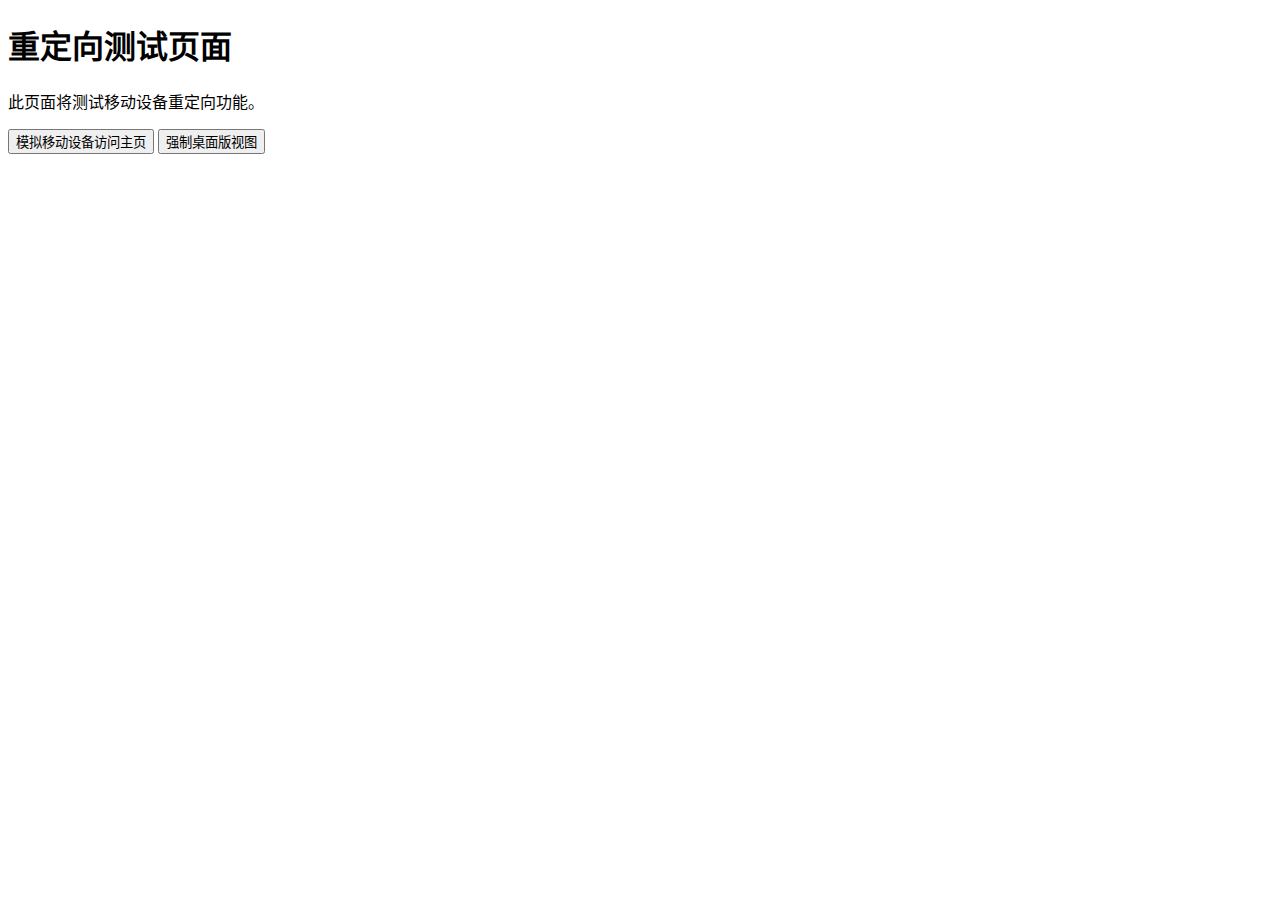
<file: test_redirect.html>
<!DOCTYPE html>
<html lang="zh-CN">
<head>
    <meta charset="UTF-8">
    <meta name="viewport" content="width=device-width, initial-scale=1.0">
    <title>重定向测试</title>
</head>
<body>
    <h1>重定向测试页面</h1>
    <p>此页面将测试移动设备重定向功能。</p>
    <button onclick="testMobileRedirect()">模拟移动设备访问主页</button>
    <button onclick="testDesktopView()">强制桌面版视图</button>
    
    <script>
        function testMobileRedirect() {
            // 创建一个模拟移动设备的用户代理字符串
            const mobileUserAgent = "Mozilla/5.0 (iPhone; CPU iPhone OS 14_6 like Mac OS X) AppleWebKit/605.1.15 (KHTML, like Gecko) Version/14.0 Mobile/15E148 Safari/604.1";
            
            // 创建一个新窗口并设置用户代理（注意：现代浏览器出于安全原因可能不支持此操作）
            // 这里我们只能模拟跳转
            alert("在实际移动设备上，您会被重定向到 mobile.html。这里只是模拟操作。");
            window.location.href = "./?device=mobile"; // 添加参数避免重定向
        }
        
        function testDesktopView() {
            // 强制桌面版视图
            window.location.href = "./?device=desktop";
        }
    </script>
</body>
</html>
</file>
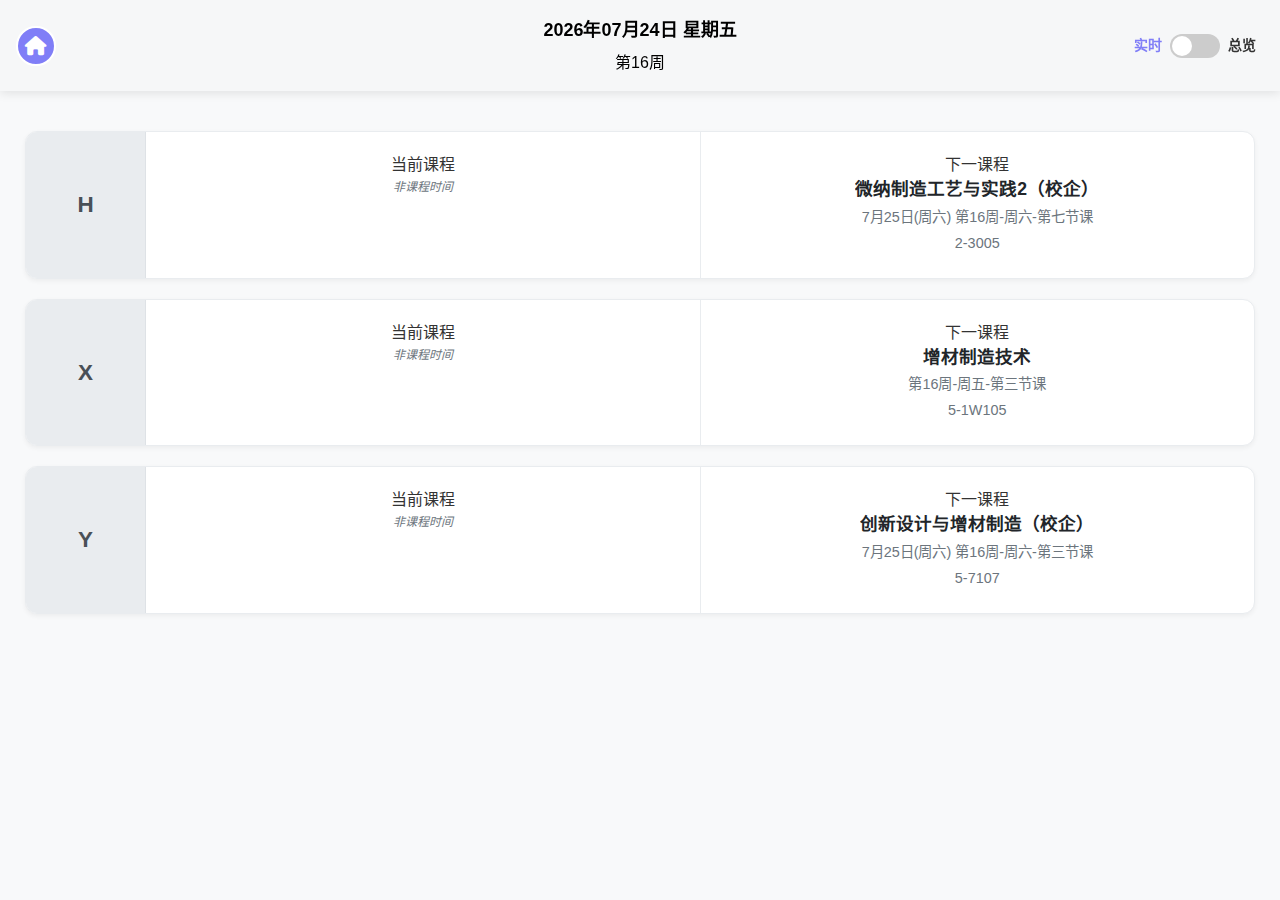
<file: timetable.html>
<!DOCTYPE html>
<html lang="zh-CN">
<head>
    <meta charset="UTF-8">
    <meta name="viewport" content="width=device-width, initial-scale=1.0">
    <title>课表</title>
    <link rel="stylesheet" href="mobile.css">
    <!-- 添加字体图标支持 -->
    <link rel="stylesheet" href="https://cdnjs.cloudflare.com/ajax/libs/font-awesome/6.0.0-beta3/css/all.min.css">
    <style>
        .timetable-container {
            max-width: 1500px;
            margin: 0;
            padding: 0 5px;
        }
        
        .timetable-wrapper {
            overflow-x: auto;
            width: 100%;
        }
        
        .timetable-header {
            text-align: center;
            margin-bottom: 20px;
        }
        
        .timetable-header h1 {
            font-size: 24px;
            color: #333;
            margin-bottom: 10px;
        }
        
        /* 控制区域容器 - 使周次切换和课表选择在同一行 */
        .timetable-controls {
            display: flex;
            justify-content: space-between;
            align-items: center;
            margin-bottom: 20px;
            width: 100%;
        }
        
        /* 周次切换区域 - 放在左侧 */
        .week-selector {
            display: flex;
            justify-content: flex-start;
            align-items: center;
            gap: 15px;
            background: rgba(128, 126, 247, 0.1);
            padding: 8px 15px;
            border-radius: 25px;
            box-shadow: 0 2px 5px rgba(0,0,0,0.1);
        }
        
        /* 周次切换按钮样式 */
        .week-selector button {
            background-color: #807ef7;
            color: white;
            border: none;
            border-radius: 50%;
            width: 36px;
            height: 36px;
            cursor: pointer;
            font-size: 1rem;
            display: flex;
            align-items: center;
            justify-content: center;
            transition: all 0.3s ease;
            box-shadow: 0 2px 5px rgba(0,0,0,0.2);
        }
        
        .week-selector button:hover {
            background-color: #6a67d0;
            transform: scale(1.05);
        }
        
        .week-selector button:active {
            transform: scale(0.95);
        }
        
        /* 当前周数显示样式 */
        .week-selector #currentWeek {
            font-weight: bold;
            font-size: 16px;
            color: #333;
            min-width: 60px;
            text-align: center;
        }
        
        /* 课表切换区域 - 放在右侧 */
        .timetable-switcher {
            margin-left: auto;
            display: flex;
            align-items: center;
        }
        
        #timetableSelector {
            padding: 8px 12px;
            border: 2px solid #807ef7;
            border-radius: 8px;
            background-color: white;
            color: #333;
            font-size: 14px;
            cursor: pointer;
            transition: all 0.3s ease;
        }
        
        #timetableSelector:hover {
            background-color: #f0f0ff;
            box-shadow: 0 2px 8px rgba(128, 126, 247, 0.3);
        }
        
        #timetableSelector:focus {
            outline: none;
            box-shadow: 0 0 0 3px rgba(128, 126, 247, 0.3);
        }
        
        .timetable {
            width: 850px; /* 减小宽度使课表更紧凑 */
            border-collapse: collapse;
            background: white;
            box-shadow: 0 2px 10px rgba(0,0,0,0.1);
            border-radius: 10px;
            overflow: hidden;
            table-layout: fixed;
        }
        
        .timetable th,
        .timetable td {
            border: 1px solid #e0e0e0;
            padding: 8px; /* 减小内边距 */
            text-align: center;
            vertical-align: top;
        }
        
        .timetable th {
            background: #807ef7;
            color: white;
            font-weight: bold;
        }
        
        /* 为表格头部添加sticky效果，使其在滚动时固定在顶部 */
        .timetable thead th {
            position: sticky;
            top: 0;
            z-index: 10;
        }
        
        /* 调整周四区域位置 */
        .timetable th:nth-child(5),
        .timetable td:nth-child(5) {
            position: relative;
        }
        
        /* 调整课表单元格高度和样式 */
        .timetable td {
            height: 60px; /* 减小单元格高度 */
            width: 12.5%;
            position: relative;
            padding: 3px; /* 减小内边距 */
        }
        
        /* 固定每个节次的高度 */
        .timetable tr {
            height: 60px; /* 减小行高 */
        }
        
        /* 为节次列设置较小的宽度 */
        .timetable th:first-child,
        .timetable td:first-child {
            width: 8%;
            height: auto;
        }
        
        /* 特别减少节次行的高度 */
        .timetable tbody tr td:first-child {
            height: 30px;
            line-height: 30px;
        }
        
        /* 调整课程卡片样式 - 确保填充整个单元格 */
        .course {
            background: #f0f0ff;
            border-radius: 4px; /* 稍微减小圆角 */
            padding: 6px; /* 减小内边距 */
            margin: 2px 0; /* 适当增加外边距 */
            font-size: 13px; /* 增大字体 */
            text-align: left;
            cursor: pointer;
            transition: all 0.2s;
            min-height: 46px; /* 减小最小高度 */
            height: 100%; /* 填充父容器 */
            display: flex;
            flex-direction: column;
            box-sizing: border-box;
        }
        
        /* 合并课程的特殊样式 */
        .course.merged {
            min-height: 100px; /* 调整合并课程的最小高度 */
            height: 124px; /* 调整合并课程的高度 */
        }
        
        .course:hover {
            background: #e0e0ff;
            box-shadow: 0 2px 5px rgba(0,0,0,0.1);
        }
        
        /* 优化课程标题显示 */
        .course-title-container {
            flex-shrink: 0;
            margin-bottom: 6px; /* 增加底部间距 */
            padding-bottom: 4px; /* 增加底部内边距 */
            border-bottom: 1px solid rgba(128, 126, 247, 0.2); /* 添加分隔线 */
        }
        
        .course-title {
            font-weight: bold;
            color: #333;
            font-size: 14px; /* 增大标题字体 */
            line-height: 1.3; /* 调整行高 */
            max-height: 2.6em; /* 限制最多显示两行 */
            overflow: hidden;
            display: -webkit-box;
            -webkit-line-clamp: 2;
            -webkit-box-orient: vertical;
        }
        
        .course-details {
            flex-grow: 1;
            display: flex;
            flex-direction: column;
            justify-content: flex-end; /* 将内容放置在底部 */
            margin-top: auto; /* 自动调整顶部间距 */
        }
        
        .course-info {
            color: #666;
            font-size: 12px; /* 增大字体 */
            margin-bottom: 2px; /* 减小底部间距 */
        }
        
        .course-period-container {
            display: flex;
            align-items: center;
            flex-grow: 1;
            min-height: 18px; /* 设置最小高度 */
        }
        
        .course-period {
            color: #888;
            font-size: 13px; /* 增大字体 */
            margin-top: 2px; /* 减小顶部间距 */
        }
        
        .course-weeks {
            color: #888;
            font-size: 11px; /* 增大字体 */
            margin-top: 2px; /* 减小顶部间距 */
        }
        
        .no-course {
            color: #ccc;
            font-size: 12px; /* 增大字体 */
            display: flex;
            align-items: center;
            justify-content: center;
            height: 100%;
        }
        
        /* 移除原有的响应式调整，保持固定样式 */
        @media (max-width: 768px) {
            .timetable th,
            .timetable td {
                padding: 12px;
                font-size: 14px;
                height: 80px;
            }
            
            .course {
                padding: 5px;
                font-size: 13px;
                min-height: 42px;
            }
            
            .course-info,
            .course-period,
            .course-weeks {
                font-size: 12px;
            }
            
            .week-selector {
                flex-direction: row;
                gap: 15px;
            }
            
            .course-period-container {
                display: flex;
                align-items: center;
                flex-grow: 1;
                min-height: 16px;
            }
            
            .course-period {
                font-size: 12px;
            }
        }
        
        /* 当屏幕宽度小于450px时，保持固定样式 */
        @media (max-width: 450px) {
            .timetable th,
            .timetable td {
                height: 80px;
                padding: 12px;
            }
            
            .course {
                padding: 5px;
                font-size: 13px;
                min-height: 42px;
            }
            
            .course-title {
                font-size: 14px;
            }
            
            .course-info,
            .course-period,
            .course-weeks {
                font-size: 12px;
            }
            
            .course-period-container {
                display: flex;
                align-items: center;
                flex-grow: 1;
                min-height: 16px;
            }
            
            .course-period {
                font-size: 12px;
            }
            
            .weekday {
                font-size: 14px;
            }
        }
        
        /* 头部区域居中样式 */
        .search-container {
            display: flex;
            justify-content: center;
            align-items: center;
            position: relative;
        }
        
        .menu-button {
            position: absolute;
            left: 0;
        }
        
        .header-info {
            display: flex;
            flex-direction: column;
            align-items: center;
            justify-content: center;
        }
        
        /* 滑动开关样式 */
        .toggle-container {
            position: absolute;
            right: 0;
            display: flex;
            align-items: center;
        }
        
        .switch {
            position: relative;
            display: inline-block;
            width: 50px;
            height: 24px;
        }
        
        .switch input {
            opacity: 0;
            width: 0;
            height: 0;
        }
        
        .slider {
            position: absolute;
            cursor: pointer;
            top: 0;
            left: 0;
            right: 0;
            bottom: 0;
            background-color: #ccc;
            transition: .4s;
            border-radius: 24px;
        }
        
        .slider:before {
            position: absolute;
            content: "";
            height: 20px;
            width: 20px;
            left: 2px;
            bottom: 2px;
            background-color: white;
            transition: .4s;
            border-radius: 50%;
        }
        
        input:checked + .slider {
            background-color: #807ef7;
        }
        
        input:checked + .slider:before {
            transform: translateX(26px);
        }
        
        /* 滑动开关标签样式 */
        .toggle-label {
            font-size: 14px;
            font-weight: bold;
            margin: 0 8px;
            color: #333;
        }
        
        .toggle-label.left {
            color: #807ef7;
        }
        
        .toggle-label.right {
            color: #333;
        }
        
        /* 当开关切换时，改变标签颜色 */
        #controlsToggle:checked ~ .toggle-label.left {
            color: #333;
        }
        
        #controlsToggle:checked ~ .toggle-label.right {
            color: #807ef7;
        }
        
        /* 当屏幕宽度小于450px时，将星期标题简化为单个字 */
        @media (max-width: 450px) {
            .weekday {
                font-size: 12px;
            }
        }
        
        /* 实时课程信息容器样式 */
        .realtime-cards-container {
            display: flex;
            flex-direction: column;
            gap: 20px;
            padding: 20px;
            background-color: #f8f9fa;
            border-radius: 12px;
            /* box-shadow: 0 2px 10px rgba(0, 0, 0, 0.1); */
            /* border: 1px solid #e9ecef; */
            margin: 20px auto;
            max-width: 1400px; /* 增加最大宽度 */
        }
        
        .realtime-card {
            display: flex;
            background-color: white;
            border-radius: 12px;
            box-shadow: 0 2px 5px rgba(0, 0, 0, 0.05);
            overflow: hidden;
            transition: all 0.3s ease;
            border: 1px solid #e9ecef;
        }
        
        .realtime-card:hover {
            box-shadow: 0 5px 15px rgba(0, 0, 0, 0.1);
        }
        
        .realtime-card-header {
            flex: 0 0 120px;
            background-color: #e9ecef;
            padding: 20px;
            display: flex;
            align-items: center;
            justify-content: center;
            font-weight: bold;
            font-size: 1.2em;
            color: #495057;
            border-right: 1px solid #dee2e6;
        }
        
        .realtime-card-content {
            flex: 1;
            display: flex;
        }
        
        .realtime-card-section {
            flex: 1;
            padding: 20px;
            display: flex;
            flex-direction: column;
            justify-content: flex-start;
            align-items: center;
            text-align: center;
        }
        
        .realtime-card-section:not(:last-child) {
            border-right: 1px solid #e9ecef;
        }
        
        .realtime-card-section h3 {
            margin: 0 0 15px 0;
            font-size: 1.1em;
            color: #495057;
        }
        
        .course-title {
            font-weight: bold;
            font-size: 1.1em;
            margin-bottom: 5px;
            color: #212529;
        }
        
        .course-time, .course-classroom {
            font-size: 0.9em;
            color: #6c757d;
            margin-bottom: 3px;
        }
        
        .no-course {
            color: #6c757d;
            font-style: italic;
        }
        
        /* 响应式设计 - 保持横向布局 */
        @media (max-width: 768px) {
            .realtime-cards-container {
                padding: 15px;
                margin: 15px;
                border-radius: 8px;
            }
            
            .realtime-card {
                border-radius: 8px;
            }
            
            .realtime-card-header {
                flex: 0 0 100px;
                padding: 15px;
                font-size: 1.1em;
            }
            
            .realtime-card-section {
                padding: 15px;
            }
            
            .realtime-card-section h3 {
                font-size: 1em;
                margin-bottom: 10px;
            }
            
            .course-title {
                font-size: 1em;
            }
            
            .course-time, .course-classroom {
                font-size: 0.85em;
            }
        }
        
        @media (max-width: 480px) {
            .realtime-cards-container {
                padding: 10px;
                margin: 10px;
            }
            
            .realtime-card-header {
                flex: 0 0 80px;
                padding: 10px;
                font-size: 1em;
            }
            
            .realtime-card-section {
                padding: 10px;
            }
            
            .realtime-card-section h3 {
                font-size: 0.9em;
                margin-bottom: 8px;
            }
            
            .course-title {
                font-size: 0.9em;
            }
            
            .course-time, .course-classroom {
                font-size: 0.8em;
            }
        }
    </style>
</head>
<body>
    <header>
        <div class="search-container">
            <button id="homeButton" class="menu-button" onclick="window.location.href='index.html'">
                <i class="fas fa-home"></i>
            </button>
            <div class="header-info">
                <h1 id="currentDateTime" style="margin: 0; font-size: 18px; text-align: center; color: black;"></h1>
                <div id="currentWeekDisplay" style="text-align: center; font-size: 16px; color: black; margin-top: 5px;"></div>
            </div>
            <!-- 滑动开关 -->
            <div class="toggle-container">
                <span class="toggle-label left">实时</span>
                <label class="switch">
                    <input type="checkbox" id="controlsToggle">
                    <span class="slider"></span>
                </label>
                <span class="toggle-label right">总览</span>
            </div>
        </div>
    </header>

    <main>
        <div class="timetable-container">
            <div class="timetable-controls">
                <div class="week-selector">
                    <button id="prevWeek"><i class="fas fa-arrow-left"></i></button>
                    <span id="currentWeek">第1周</span>
                    <button id="nextWeek"><i class="fas fa-arrow-right"></i></button>
                </div>
                <div class="timetable-switcher">
                    <select id="timetableSelector">
                        <option value="huxinyue.txt" selected>H</option>
                        <option value="X.txt">X</option>
                        <option value="yangxin.txt">Y</option>
                    </select>
                </div>
            </div>
            
            <!-- 实时课程信息容器 -->
            <div id="realtime-container" class="realtime-container">
                <div class="realtime-cards-container">
                    <!-- H用户卡片 -->
                    <div class="realtime-card">
                        <div class="realtime-card-header">
                            <h3>H</h3>
                        </div>
                        <div class="realtime-card-content">
                            <div class="realtime-card-section">
                                <div class="realtime-card-section-title">当前课程</div>
                                <div id="current-H" class="realtime-card-section-content">加载中...</div>
                            </div>
                            <div class="realtime-card-section">
                                <div class="realtime-card-section-title">下一课程</div>
                                <div id="next-H" class="realtime-card-section-content">加载中...</div>
                            </div>
                        </div>
                    </div>
                    
                    <!-- X用户卡片 -->
                    <div class="realtime-card">
                        <div class="realtime-card-header">
                            <h3>X</h3>
                        </div>
                        <div class="realtime-card-content">
                            <div class="realtime-card-section">
                                <div class="realtime-card-section-title">当前课程</div>
                                <div id="current-X" class="realtime-card-section-content">加载中...</div>
                            </div>
                            <div class="realtime-card-section">
                                <div class="realtime-card-section-title">下一课程</div>
                                <div id="next-X" class="realtime-card-section-content">加载中...</div>
                            </div>
                        </div>
                    </div>
                    
                    <!-- Y用户卡片 -->
                    <div class="realtime-card">
                        <div class="realtime-card-header">
                            <h3>Y</h3>
                        </div>
                        <div class="realtime-card-content">
                            <div class="realtime-card-section">
                                <div class="realtime-card-section-title">当前课程</div>
                                <div id="current-Y" class="realtime-card-section-content">加载中...</div>
                            </div>
                            <div class="realtime-card-section">
                                <div class="realtime-card-section-title">下一课程</div>
                                <div id="next-Y" class="realtime-card-section-content">加载中...</div>
                            </div>
                        </div>
                    </div>
                </div>
            </div>
            
            <div class="timetable-wrapper">
                <table class="timetable" id="timetable">
                    <thead>
                        <tr>
                            <th>节次</th>
                            <th class="weekday" data-full="星期一">一</th>
                            <th class="weekday" data-full="星期二">二</th>
                            <th class="weekday" data-full="星期三">三</th>
                            <th class="weekday" data-full="星期四">四</th>
                            <th class="weekday" data-full="星期五">五</th>
                            <th class="weekday" data-full="星期六">六</th>
                            <th class="weekday" data-full="星期日">日</th>
                        </tr>
                    </thead>
                    <tbody>
                        <!-- 课表内容将通过JavaScript动态生成 -->
                    </tbody>
                </table>
            </div>
        </div>
    </main>

    <!-- 模态框容器 -->
    <div id="modal-container" class="modal-container">
        <!-- 课程详情模态框 -->
        <div id="course-detail-modal" class="modal">
            <div class="modal-content">
                <div class="modal-header">
                    <h2>课程详情</h2>
                    <span class="modal-close">&times;</span>
                </div>
                <div class="modal-body" id="course-detail-body">
                    <!-- 课程详情内容将通过JavaScript动态加载 -->
                </div>
            </div>
        </div>
    </div>

    <!-- Toast提示容器 -->
    <div id="toast-container" class="toast-container"></div>

    <script>
        // 当前周数
        let currentWeek = 1;
        const maxWeek = 16;
        
        // 课表数据（按用户和周次存储）
        let timetableData = {
            'H': {},
            'X': {},
            'Y': {}
        };
        
        // 当前选中的用户
        let currentSelectedUser = 'H';
        
        // 页面加载时初始化
        document.addEventListener('DOMContentLoaded', function() {
            // 为所有用户加载课表数据
            loadTimetableData('huxinyue.txt', 'H');
            loadTimetableData('X.txt', 'X');
            loadTimetableData('yangxin.txt', 'Y');
            
            // 自动跳转到当前周次
            currentWeek = calculateCurrentWeek();
            setupEventListeners();
            // 每分钟更新一次
            setInterval(updateDateTime, 60000);
        });
        
        // 加载课表数据
        function loadTimetableData(filename = 'huxinyue.txt', user = null) {
            // 如果没有指定用户，则根据文件名确定用户
            if (!user) {
                if (filename === 'huxinyue.txt') user = 'H';
                else if (filename === 'X.txt') user = 'X';
                else if (filename === 'yangxin.txt') user = 'Y';
                else user = currentSelectedUser; // 默认使用当前选中的用户
            }
            
            fetch(`./timetable/${filename}`)
                .then(response => response.text())
                .then(data => {
                    parseTimetableData(data, user);
                    renderTimetable();
                    // 数据加载完成后更新实时课程信息
                    updateDateTime();
                })
                .catch(error => {
                    console.error('加载课表数据失败:', error);
                    showToast('加载课表数据失败');
                });
        }
        
        // 解析课表数据
        function parseTimetableData(textData, user = currentSelectedUser) {
            // 初始化课表数据结构（按周次存储）
            timetableData[user] = {};
            
            // 为每一周初始化课表数据结构
            for (let week = 1; week <= 16; week++) {
                timetableData[user][week] = Array(10).fill().map(() => Array(7).fill(null));
            }
            
            // 添加调试信息
            
            // 按星期分割数据，使用开始标签作为分割点
            // 修改分割逻辑，正确处理数据格式
            const daySections = textData.split(/\r?\n\r?\n/).filter(section => section.trim() !== '' && section.includes('[星期'));
            
            // 添加调试信息
            
            // 遍历每个星期的数据
            for (let idx = 0; idx < daySections.length; idx++) {
                const daySection = daySections[idx];
                // 获取星期信息
                const dayLines = daySection.trim().split(/\r?\n/);
                const dayHeader = dayLines[0];
                
                // 添加调试信息
                
                // 确定星期几（0-6，星期一到星期日）
                let day = -1;
                if (dayHeader.includes('[星期一]')) day = 0;
                else if (dayHeader.includes('[星期二]')) day = 1;
                else if (dayHeader.includes('[星期三]')) day = 2;
                else if (dayHeader.includes('[星期四]')) day = 3;
                else if (dayHeader.includes('[星期五]')) day = 4;
                else if (dayHeader.includes('[星期六]')) day = 5;
                else if (dayHeader.includes('[星期日]')) day = 6;
                
                // 添加调试信息

                // 如果是星期日且内容为"(无课程安排)"，则跳过
                if (day === 6 && dayLines[1] && dayLines[1].includes('(无课程安排)')) {
                    continue;
                }
                
                // 将一天的课程信息按!分割成多个课程
                const courseSections = daySection.split('!');
                
                // 添加调试信息
                
                // 解析每个课程信息
                for (let i = 0; i < courseSections.length; i++) {
                    const courseSection = courseSections[i];
                    const courseLines = courseSection.trim().split(/\r?\n/);
                    
                    // 添加调试信息
                    
                    // 跳过空的课程部分或只有星期标题的部分
                    if (courseLines.length <= 1) {
                        continue;
                    }
                    
                    // 确定课程开始的行号
                    let startLine = 0;
                    if (courseLines[0].includes('[星期')) {
                        startLine = 1;
                    }
                    
                    // 确保有足够的行来解析课程信息
                    if (startLine + 3 >= courseLines.length) {
                        continue;
                    }
                    
                    // 解析课程信息
                    const course = {};
                    
                    // 解析课程信息
                    if (courseLines[startLine].startsWith('课程:')) {
                        course.title = courseLines[startLine].replace('课程:', '').trim();
                    }
                    if (startLine + 1 < courseLines.length && courseLines[startLine + 1].startsWith('教室:')) {
                        course.classroom = courseLines[startLine + 1].replace('教室:', '').trim();
                    }
                    if (startLine + 2 < courseLines.length && courseLines[startLine + 2].startsWith('节次:')) {
                        course.period = courseLines[startLine + 2].replace('节次:', '').trim();
                    }
                    if (startLine + 3 < courseLines.length && courseLines[startLine + 3].startsWith('周次:')) {
                        course.weeks = courseLines[startLine + 3].replace('周次:', '').trim();
                    }
                    
                    // 添加调试信息
                    
                    // 检查课程信息是否完整
                    if (!course.title || !course.classroom || !course.period || !course.weeks) {
                        continue;
                    }
                    
                    // 解析周次信息
                    if (course.weeks) {
                        const weekMatch = course.weeks.match(/第(\d+)-(\d+)周/);
                        if (weekMatch) {
                            const startWeek = parseInt(weekMatch[1]);
                            const endWeek = parseInt(weekMatch[2]);
                            
                            // 添加调试信息
                            
                            // 解析节次信息，确定课程在课表中的位置
                            if (course.period) {
                                const periodMatch = course.period.match(/(\d+)(?:-(\d+))?/);
                                if (periodMatch) {
                                    const startPeriod = parseInt(periodMatch[1]);
                                    const endPeriod = periodMatch[2] ? parseInt(periodMatch[2]) : startPeriod;
                                    
                                    // 添加调试信息
                                    
                                    // 检查数据有效性
                                    if (startWeek >= 1 && endWeek <= 16 && startPeriod >= 1 && endPeriod <= 10 && day >= 0 && day < 7) {
                                        // 为每个周次存储课程信息
                                        for (let week = startWeek; week <= endWeek; week++) {
                                            // 在课表数据中设置课程信息
                                            for (let period = startPeriod; period <= endPeriod; period++) {
                                                if (day >= 0 && day < 7 && period >= 1 && period <= 10) {
                                                    timetableData[user][week][period - 1][day] = {
                                                        title: course.title,
                                                        classroom: course.classroom,
                                                        period: course.period,
                                                        weeks: course.weeks
                                                    };
                                                    // 添加调试信息
                                                }
                                            }
                                        }
                                    } else {
                        }
                                } else {
                                  }
                              }
                          } else {
                          }
                    }
                }
            }
            
            // 添加调试信息，查看解析后的数据
            
            // 检查第一周的数据
        }
        
        // 渲染课表
        function renderTimetable() {
            const tbody = document.querySelector('#timetable tbody');
            tbody.innerHTML = '';
            
            // 更新当前周数显示
            document.getElementById('currentWeek').textContent = `第${currentWeek}周`;
            
            // 获取当前选中用户和周次的课表数据
            const weekData = timetableData[currentSelectedUser] && timetableData[currentSelectedUser][currentWeek] || Array(10).fill().map(() => Array(7).fill(null));
            
            // 添加调试信息
            
            // 用于记录已经处理过的课程单元格，避免重复渲染
            const processedCells = Array(10).fill().map(() => Array(7).fill(false));
            
            // 生成课表行（假设最多10节课）
            for (let period = 1; period <= 10; period++) {
                const row = document.createElement('tr');
                
                // 添加节次列（始终显示节次编号）
                const periodCell = document.createElement('td');
                periodCell.textContent = `${period}`;
                row.appendChild(periodCell);
                
                // 添加每天的课程
                for (let day = 0; day < 7; day++) {
                    // 如果当前单元格已经被处理过（作为融合课程的一部分），则跳过
                    if (processedCells[period - 1][day]) {
                        continue;
                    }
                    
                    const cell = document.createElement('td');
                    
                    // 查找该节次该天的课程
                    const course = weekData[period - 1][day];
                    
                    // 添加调试信息
                    if (course) {
                    }
                    
                    if (course) {
                        // 检查下一节是否有相同的课程（用于融合显示）
                        let isMerged = false;
                        
                        // 检查是否存在下一节，且下一节有课程，且课程信息完全相同
                        // 只对连续的节次进行融合（如1-2, 3-4），对于跨节次课程（如2-4）只融合连续部分（如3-4）
                        if (period < 10) {
                            const nextCourse = weekData[period][day];
                            if (nextCourse && 
                                nextCourse.title === course.title && 
                                nextCourse.classroom === course.classroom &&
                                nextCourse.weeks === course.weeks) {
                                // 检查当前课程是否为连续节次（如1-2, 3-4）或者跨节次课程的连续部分（如2-4中的3-4）
                                const currentPeriodMatch = course.period.match(/(\d+)(?:-(\d+))?/);
                                if (currentPeriodMatch) {
                                    const currentStartPeriod = parseInt(currentPeriodMatch[1]);
                                    const currentEndPeriod = currentPeriodMatch[2] ? parseInt(currentPeriodMatch[2]) : currentStartPeriod;
                                    
                                    // 如果是连续节次（如1-2, 3-4）或者当前节次是跨节次课程的连续部分开始（如2-4中的第3节）
                                    if ((currentEndPeriod - currentStartPeriod === 1) || 
                                        (currentEndPeriod > currentStartPeriod && period === currentStartPeriod + 1)) {
                                        // 可以融合显示
                                        isMerged = true;
                                        // 标记下一节已处理
                                        processedCells[period][day] = true;
                                    }
                                }
                            }
                        }
                        
                        const courseDiv = document.createElement('div');
                        courseDiv.className = 'course';
                        
                        if (isMerged) {
                            // 融合显示两节课程
                            courseDiv.innerHTML = `
                                <div class="course-title-container">
                                    <div class="course-title">${course.title}</div>
                                </div>
                                <div class="course-details">
                                    <div class="course-info">${course.classroom}</div>
                                    <div class="course-period-container">
                                        <div class="course-period">${period}-${period+1}</div>
                                    </div>
                                    <div class="course-weeks">${course.weeks}</div>
                                </div>
                            `;
                            courseDiv.classList.add('merged'); // 添加merged类
                            // 设置rowSpan为2，跨两行显示
                            cell.rowSpan = 2;
                        } else {
                            // 正常显示单节课程
                            courseDiv.innerHTML = `
                                <div class="course-title-container">
                                    <div class="course-title">${course.title}</div>
                                </div>
                                <div class="course-details">
                                    <div class="course-info">${course.classroom}</div>
                                    <div class="course-period-container">
                                        <div class="course-period">${course.period}</div>
                                    </div>
                                    <div class="course-weeks">${course.weeks}</div>
                                </div>
                            `;
                        }
                        
                        cell.appendChild(courseDiv);
                    } else {
                        cell.innerHTML = '<div class="no-course">无课程</div>';
                    }
                    
                    row.appendChild(cell);
                }
                
                tbody.appendChild(row);
            }
        }
        
        
        
        // 设置事件监听器
        function setupEventListeners() {
            // 周数切换按钮
            document.getElementById('prevWeek').addEventListener('click', function() {
                if (currentWeek > 1) {
                    currentWeek--;
                    renderTimetable();
                }
            });
            
            document.getElementById('nextWeek').addEventListener('click', function() {
                if (currentWeek < maxWeek) {
                    currentWeek++;
                    renderTimetable();
                }
            });
            
            // 课表切换下拉菜单
            document.getElementById('timetableSelector').addEventListener('change', function() {
                const selectedTimetable = this.value;
                // 更新当前选中的用户
                if (selectedTimetable === 'huxinyue.txt') currentSelectedUser = 'H';
                else if (selectedTimetable === 'X.txt') currentSelectedUser = 'X';
                else if (selectedTimetable === 'yangxin.txt') currentSelectedUser = 'Y';
                
                loadTimetableData(selectedTimetable);
                // 自动切换到当前周次
                currentWeek = calculateCurrentWeek();
                renderTimetable();
            });
            
            // 模态框关闭按钮
            const closeButtons = document.querySelectorAll('.modal-close');
            closeButtons.forEach(button => {
                button.addEventListener('click', function() {
                    const modal = this.closest('.modal');
                    modal.classList.remove('active');
                    document.getElementById('modal-container').style.display = 'none';
                    document.body.style.overflow = '';
                });
            });
            
            // 点击模态框外部关闭
            const modals = document.querySelectorAll('.modal');
            modals.forEach(modal => {
                modal.addEventListener('click', function(e) {
                    if (e.target === modal) {
                        modal.classList.remove('active');
                        document.getElementById('modal-container').style.display = 'none';
                        document.body.style.overflow = '';
                    }
                });
            });
            // 滑动开关控制.timetable-controls显示与隐藏
            const controlsToggle = document.getElementById('controlsToggle');
            const timetableControls = document.querySelector('.timetable-controls');
            const timetable = document.getElementById('timetable');
            const leftLabel = document.querySelector('.toggle-label.left');
            const rightLabel = document.querySelector('.toggle-label.right');
            
            // 页面加载时根据开关状态设置.timetable-controls和课表的显示状态
            timetableControls.style.display = controlsToggle.checked ? 'flex' : 'none';
            timetable.style.display = controlsToggle.checked ? 'table' : 'none';
            
            // 设置标签显示逻辑：打开时显示"总览"，关闭时显示"实时"
            leftLabel.style.color = controlsToggle.checked ? '#333' : '#807ef7';
            rightLabel.style.color = controlsToggle.checked ? '#807ef7' : '#333';
            
            // 获取实时信息容器
            const realtimeContainer = document.getElementById('realtime-container');
            // 根据开关状态决定是否显示实时信息容器
            realtimeContainer.style.display = controlsToggle.checked ? 'none' : 'block';
            
            controlsToggle.addEventListener('change', function() {
                timetableControls.style.display = this.checked ? 'flex' : 'none';
                timetable.style.display = this.checked ? 'table' : 'none';
                // 设置标签显示逻辑：打开时显示"总览"，关闭时显示"实时"
                leftLabel.style.color = this.checked ? '#333' : '#807ef7';
                rightLabel.style.color = this.checked ? '#807ef7' : '#333';
                // 获取实时信息容器
                const realtimeContainer = document.getElementById('realtime-container');
                // 根据开关状态决定是否显示实时信息容器
                realtimeContainer.style.display = this.checked ? 'none' : 'block';
                
                // 切换页面时更新实时课程信息
                updateDateTime();
            });
        }
        
        // 显示Toast提示
        function showToast(message, type = 'info') {
            const toastContainer = document.getElementById('toast-container');
            const toast = document.createElement('div');
            toast.className = `toast toast-${type}`;
            toast.textContent = message;
            
            toastContainer.appendChild(toast);
            
            // 3秒后移除
            setTimeout(() => {
                toast.remove();
            }, 3000);
        }
        
        // 更新通知模态框内容（从mobile.js复制）
        function updateNotificationsModal() {
            const notificationsModal = document.getElementById('about-modal');
            const modalBody = notificationsModal.querySelector('.modal-body');
            
            // 从fetch获取通知数据
            fetch('notification.json')
                .then(response => response.json())
                .then(data => {
                    const notifications = data.notifications || [];
                    
                    if (notifications.length === 0) {
                        modalBody.innerHTML = '<p>暂无通知</p>';
                        return;
                    }
                    
                    // 按置顶状态排序，置顶的通知显示在前面
                    const pinnedNotifications = notifications.filter(n => n.pinned);
                    const unpinnedNotifications = notifications.filter(n => !n.pinned);
                    const sortedNotifications = [...pinnedNotifications, ...unpinnedNotifications];
                    
                    // 构建通知列表HTML
                    let notificationsHTML = '<div class="notifications-list">';
                    sortedNotifications.forEach(notification => {
                        // 处理时间显示
                        const timeStr = notification.time || '';
                        
                        // 处理内容显示，限制显示两行
                        let contentStr = notification.content || '';
                        let contentHTML = '';
                        
                        // 只显示预览内容，移除展开按钮
                        contentHTML = `<div class="content-preview">${contentStr}</div>`;
                        
                        // 处理链接显示
                        let linkHTML = '';
                        if (notification.link) {
                            linkHTML = `<div class="notification-link"><a href="javascript:void(0);" class="view-detail-link" data-notification-id="${notification.id}">查看详情</a></div>`;
                        }
                        
                        // 处理附件显示
                        let attachmentHTML = '';
                        if (notification.attachment) {
                            attachmentHTML = `<div class="notification-attachment">附件: ${notification.attachment}</div>`;
                        }
                        
                        // 置顶标记
                        const pinnedMarker = notification.pinned ? '<span class="pinned-marker">📌</span>' : '';
                        
                        notificationsHTML += `
                            <div class="notification-item" data-id="${notification.id}">
                                <div class="notification-header">
                                    <h3>${notification.title || '无标题'} ${pinnedMarker}</h3>
                                </div>
                                <div class="notification-content">
                                    ${contentHTML}
                                    ${attachmentHTML}
                                    <div class="notification-footer">
                                        <div class="notification-time">${timeStr}</div>
                                        ${linkHTML}
                                    </div>
                                </div>
                            </div>
                        `;
                    });
                    notificationsHTML += '</div>';
                    
                    // 更新模态框内容
                    modalBody.innerHTML = notificationsHTML;
                    
                    // 为查看详情链接添加事件处理
                    const viewDetailLinks = modalBody.querySelectorAll('.view-detail-link');
                    viewDetailLinks.forEach(link => {
                        link.addEventListener('click', function(e) {
                            e.stopPropagation();
                            const notificationId = parseInt(this.getAttribute('data-notification-id'));
                            const notification = sortedNotifications.find(n => n.id === notificationId);
                            if (notification) {
                                showNotificationDetail(notification);
                            }
                        });
                    });
                })
                .catch(error => {
                    console.error('获取通知数据失败:', error);
                    modalBody.innerHTML = '<p>获取通知数据失败</p>';
                });
        }
        
        // 显示通知详情（从mobile.js复制）
        function showNotificationDetail(notification) {
            const detailModal = document.getElementById('notification-detail-modal');
            const body = document.getElementById('notification-detail-body');
            
            // 隐藏所有其他模态框
            const allModals = document.querySelectorAll('.modal');
            allModals.forEach(modal => {
                if (modal !== detailModal) {
                    modal.classList.remove('active');
                }
            });
            
            // 构建通知详情HTML
            const timeStr = notification.time || '';
            
            // 处理内容显示，自动识别内容中的链接
            let contentStr = notification.content || '';
            // 使用正则表达式识别URL并转换为可点击链接，支持以右括号结尾的URL
             const urlRegex = /(https?:\/\/[^\s\)]+)\)?/g;
             contentStr = contentStr.replace(urlRegex, function(match, url) {
                 // 如果URL以右括号结尾，则移除右括号
                 if (match.endsWith(')') && !url.endsWith(')')) {
                     return `<a href="${url}" target="_blank">${url}</a>)`;
                 } else {
                     return `<a href="${url}" target="_blank">${url}</a>`;
                 }
             });
            
            // 将换行符转换为HTML换行标签
            contentStr = contentStr.replace(/\n/g, '<br>');
            
            let linkHTML = '';
            if (notification.link) {
                linkHTML = `
                    <div class="notification-detail-link">
                        <h4>链接</h4>
                        <a href="${notification.link}" target="_blank">点击访问</a>
                    </div>
                `;
            }
            
            let attachmentHTML = '';
            if (notification.attachment) {
                attachmentHTML = `
                    <div class="notification-detail-attachment">
                        <h4>附件</h4>
                        <p>${notification.attachment}</p>
                    </div>
                `;
            }
            
            body.innerHTML = `
                <div class="notification-detail">
                    <div class="notification-detail-header">
                        <h3>${notification.title || '无标题'}</h3>
                        <div class="notification-detail-time">${timeStr}</div>
                    </div>
                    <div class="notification-detail-content">
                        <h4>内容</h4>
                        <p>${contentStr}</p>
                    </div>
                    ${attachmentHTML}
                    ${linkHTML}
                </div>
            `;
            
            detailModal.classList.add('active');
            document.getElementById('modal-container').style.display = 'block';
            document.body.style.overflow = 'hidden';
        }
        
        // 更新收藏夹模态框内容（从mobile.js复制）
        function updateFavoritesModal() {
            const favoritesModal = document.getElementById('favorites-modal');
            const modalBody = favoritesModal.querySelector('.modal-body');
            
            // 从localStorage获取收藏夹数据
            const favorites = JSON.parse(localStorage.getItem('favorites') || '[]');
            
            if (favorites.length === 0) {
                modalBody.innerHTML = '<p>暂无收藏网站</p>';
                return;
            }
            
            // 构建收藏夹列表HTML
            let favoritesHTML = '<div class="favorites-list">';
            favorites.forEach((favorite, index) => {
                favoritesHTML += `
                    <div class="favorite-item" data-url="${favorite.url}">
                        <div class="favorite-item-content">
                            <h3>${favorite.name}</h3>
                            <p>${favorite.url}</p>
                        </div>
                        <button class="unfavorite-btn" data-index="${index}">&times;</button>
                    </div>
                `;
            });
            favoritesHTML += '</div>';
            
            // 更新模态框内容
            modalBody.innerHTML = favoritesHTML;
            
            // 为收藏项添加点击事件（打开网站）
            const favoriteItems = modalBody.querySelectorAll('.favorite-item');
            favoriteItems.forEach(item => {
                item.addEventListener('click', function(e) {
                    // 如果点击的是取消收藏按钮，则不打开网站
                    if (e.target.classList.contains('unfavorite-btn')) {
                        return;
                    }
                    
                    const url = this.getAttribute('data-url');
                    if (url) {
                        window.open(url, '_blank');
                    }
                });
            });
            
            // 为取消收藏按钮添加事件
            const unfavoriteButtons = modalBody.querySelectorAll('.unfavorite-btn');
            unfavoriteButtons.forEach(button => {
                button.addEventListener('click', function(e) {
                    e.stopPropagation();
                    const index = parseInt(this.getAttribute('data-index'));
                    removeFavorite(index);
                    updateFavoritesModal(); // 重新加载收藏夹
                });
            });
        }
        
        // 移除收藏（从mobile.js复制）
        function removeFavorite(index) {
            const favorites = JSON.parse(localStorage.getItem('favorites') || '[]');
            favorites.splice(index, 1);
            localStorage.setItem('favorites', JSON.stringify(favorites));
        }
        
        // 更新历史记录模态框内容（简化版本）
        function updateHistoryModal() {
            const historyModal = document.getElementById('history-modal');
            const modalBody = historyModal.querySelector('.modal-body');
            
            // 从localStorage获取历史记录数据
            const history = JSON.parse(localStorage.getItem('history') || '[]');
            
            if (history.length === 0) {
                modalBody.innerHTML = '<p>暂无历史记录</p>';
                return;
            }
            
            // 只显示最近10条记录
            const recentHistory = history.slice(-10).reverse();
            
            // 构建历史记录列表HTML
            let historyHTML = '<div class="history-list">';
            recentHistory.forEach((item, index) => {
                historyHTML += `
                    <div class="history-item" data-url="${item.url}">
                        <div class="history-item-content">
                            <h3>${item.name}</h3>
                            <p>${item.url}</p>
                            <div class="history-time">${item.time}</div>
                        </div>
                    </div>
                `;
            });
            historyHTML += '</div>';
            
            // 更新模态框内容
            modalBody.innerHTML = historyHTML;
            
            // 为历史记录项添加点击事件（打开网站）
            const historyItems = modalBody.querySelectorAll('.history-item');
            historyItems.forEach(item => {
                item.addEventListener('click', function() {
                    const url = this.getAttribute('data-url');
                    if (url) {
                        window.open(url, '_blank');
                    }
                });
            });
        }
        
        // 计算当前周数
        function calculateCurrentWeek() {
            // 第一周的周一日期：2025年9月8日
            const firstWeekDate = new Date(2025, 8, 8); // 注意：月份从0开始，所以8代表9月
            
            // 获取当前日期
            const currentDate = new Date();
            
            // 计算两个日期之间的毫秒差
            const timeDiff = currentDate.getTime() - firstWeekDate.getTime();
            
            // 计算相差的周数（毫秒转天数再除以7）
            const daysDiff = timeDiff / (1000 * 3600 * 24);
            const weeksDiff = Math.floor(daysDiff / 7);
            
            // 计算当前周数（第一周开始）
            let currentWeek = 1 + weeksDiff;
            
            // 确保周数在合理范围内（1-16周）
            if (currentWeek < 1) currentWeek = 1;
            if (currentWeek > 16) currentWeek = 16;
            
            return currentWeek;
        }
        
        // 更新当前日期时间显示
        function updateDateTime() {
            const now = new Date();
            const year = now.getFullYear();
            const month = String(now.getMonth() + 1).padStart(2, '0');
            const day = String(now.getDate()).padStart(2, '0');
            const hours = String(now.getHours()).padStart(2, '0');
            const minutes = String(now.getMinutes()).padStart(2, '0');
            
            // 星期几
            const weekdays = ['星期日', '星期一', '星期二', '星期三', '星期四', '星期五', '星期六'];
            const weekday = weekdays[now.getDay()];
            
            // 格式化显示
            const dateTimeStr = `${year}年${month}月${day}日 ${weekday}`;
            
            // 更新页面显示
            const dateTimeElement = document.getElementById('currentDateTime');
            if (dateTimeElement) {
                dateTimeElement.textContent = dateTimeStr;
            }
            
            // 计算并更新当前周数显示
            const currentWeek = calculateCurrentWeek();
            const currentWeekElement = document.getElementById('currentWeekDisplay');
            if (currentWeekElement) {
                currentWeekElement.textContent = `第${currentWeek}周`;
            }
            
            // 更新实时课程信息
            updateRealtimeCourseInfo(now);
        }
        
        // 节次时间定义
        const classPeriods = [
            { name: "第一节课", start: "08:00", end: "08:50" },
            { name: "第二节课", start: "09:00", end: "09:50" },
            { name: "第三节课", start: "10:10", end: "11:00" },
            { name: "第四节课", start: "11:10", end: "12:00" },
            { name: "第五节课", start: "14:30", end: "15:20" },
            { name: "第六节课", start: "15:30", end: "16:20" },
            { name: "第七节课", start: "16:40", end: "17:30" },
            { name: "第八节课", start: "17:40", end: "18:30" },
            { name: "第九节课", start: "19:40", end: "20:30" },
            { name: "第十节课", start: "20:40", end: "21:30" }
        ];
        
        // 获取当前时间段
        function getCurrentPeriod(now) {
            const currentTime = `${String(now.getHours()).padStart(2, '0')}:${String(now.getMinutes()).padStart(2, '0')}`;
            
            for (let i = 0; i < classPeriods.length; i++) {
                const period = classPeriods[i];
                // 检查当前时间是否在节次时间范围内
                if (currentTime >= period.start && currentTime <= period.end) {
                    return i;
                }
            }
            
            return -1; // 不在任何节次时间内
        }
        
        // 获取当前时间段名称
        function getCurrentPeriodName(now) {
            const periodIndex = getCurrentPeriod(now);
            return periodIndex >= 0 ? classPeriods[periodIndex].name : "非课程时间";
        }
        
        // 获取下一个节次
        // 获取下一个节次（查找任意时间的下一节课）
        function getNextPeriod(now, currentWeek, timetableDayIndex, user = currentSelectedUser) {
            const currentTime = `${String(now.getHours()).padStart(2, '0')}:${String(now.getMinutes()).padStart(2, '0')}`;
            
            // 首先检查今天剩余的时间
            for (let i = 0; i < classPeriods.length; i++) {
                const period = classPeriods[i];
                // 找到第一个开始时间晚于当前时间的节次
                if (period.start > currentTime) {
                    // 检查今天这个节次是否有课
                    const course = timetableData[user] && timetableData[user][currentWeek] && timetableData[user][currentWeek][i] 
                        ? timetableData[user][currentWeek][i][timetableDayIndex] : null;
                    if (course) {
                        return { periodIndex: i, dayOffset: 0 };
                    }
                }
            }
            
            // 如果今天没有剩余课程，查找未来几天的课程
            const dayOfWeek = now.getDay();
            // 从明天开始检查，最多检查7天
            for (let dayOffset = 1; dayOffset <= 7; dayOffset++) {
                const futureDate = new Date(now);
                futureDate.setDate(now.getDate() + dayOffset);
                
                // 计算未来日期的星期几和课表索引
                const futureDayOfWeek = futureDate.getDay();
                const futureTimetableDayIndex = futureDayOfWeek === 0 ? 6 : futureDayOfWeek - 1;
                
                // 计算未来日期的周数
                const futureWeek = calculateCurrentWeekForDate(futureDate);
                
                // 检查这一天的每一节课
                for (let i = 0; i < classPeriods.length; i++) {
                    const course = timetableData[user] && timetableData[user][futureWeek] && timetableData[user][futureWeek][i] 
                        ? timetableData[user][futureWeek][i][futureTimetableDayIndex] : null;
                    if (course) {
                        return { periodIndex: i, dayOffset: dayOffset };
                    }
                }
            }
            
            return { periodIndex: -1, dayOffset: 0 }; // 没有找到下一节课
        }
        
        // 计算指定日期的周数
        function calculateCurrentWeekForDate(date) {
            // 获取第一周的开始日期（2024年9月9日，星期一）
            const firstWeekDate = new Date('2024-09-09T00:00:00');
            
            // 计算两个日期之间的毫秒差
            const timeDiff = date.getTime() - firstWeekDate.getTime();
            
            // 计算相差的周数（毫秒转天数再除以7）
            const daysDiff = timeDiff / (1000 * 3600 * 24);
            const weeksDiff = Math.floor(daysDiff / 7);
            
            // 计算周数（第一周开始）
            let week = 1 + weeksDiff;
            
            // 确保周数在合理范围内（1-16周）
            if (week < 1) week = 1;
            if (week > 16) week = 16;
            
            return week;
        }
        
        // 更新实时课程信息
        function updateRealtimeCourseInfo(now) {
            // 获取实时信息容器
            const realtimeContainer = document.getElementById('realtime-container');
            
            // 获取当前星期几 (0-6, 0为星期日)
            const dayOfWeek = now.getDay();
            // 转换为课表中的列索引 (0-6, 0为星期一)
            const timetableDayIndex = dayOfWeek === 0 ? 6 : dayOfWeek - 1;
            
            // 获取当前周数
            const currentWeek = calculateCurrentWeek();
            
            // 获取当前节次
            const currentPeriodIndex = getCurrentPeriod(now);
            
            // 定义学生和对应的课表文件
            const students = {
                'H': 'huxinyue.txt',
                'X': 'X.txt',
                'Y': 'yangxin.txt'
            };
            
            // 为每个学生更新当前课程信息和下一课程信息
            for (const [student, timetableFile] of Object.entries(students)) {
                // 获取下一个节次（为每个用户单独计算）
                const nextPeriodInfo = getNextPeriod(now, currentWeek, timetableDayIndex, student);
                const nextPeriodIndex = nextPeriodInfo.periodIndex;
                const nextDayOffset = nextPeriodInfo.dayOffset;
                
                // 更新当前课程信息
                updateCurrentCourseInfo(student, currentWeek, currentPeriodIndex, timetableDayIndex);
                
                // 更新下一课程信息
                updateNextCourseInfo(student, currentWeek, nextPeriodIndex, timetableDayIndex, nextDayOffset);
            }
            
            // 根据滑动开关状态决定是否显示实时信息容器
            const controlsToggle = document.getElementById('controlsToggle');
            if (!controlsToggle.checked) {
                realtimeContainer.style.display = 'block';
            }
        }
        
        // 更新当前课程信息
        function updateCurrentCourseInfo(student, currentWeek, currentPeriodIndex, timetableDayIndex) {
            const currentCell = document.getElementById(`current-${student}`);
            
            if (currentPeriodIndex >= 0) {
                // 获取当前节次课程
                const currentCourse = timetableData[student] && timetableData[student][currentWeek] && timetableData[student][currentWeek][currentPeriodIndex] 
                    ? timetableData[student][currentWeek][currentPeriodIndex][timetableDayIndex] : null;
                
                if (currentCourse) {
                    currentCell.innerHTML = `
                        <div class="course-title">${currentCourse.title || '无课程'}</div>
                        <div class="course-time">${classPeriods[currentPeriodIndex].start}-${classPeriods[currentPeriodIndex].end}</div>
                        <div class="course-classroom">${currentCourse.classroom || '无教室信息'}</div>
                    `;
                } else {
                    currentCell.innerHTML = '<div class="no-course">无课程</div>';
                }
            } else {
                currentCell.innerHTML = '<div class="no-course">非课程时间</div>';
            }
        }
        
        // 更新下一个课程信息
        function updateNextCourseInfo(student, currentWeek, nextPeriodIndex, timetableDayIndex, nextDayOffset) {
            const nextCell = document.getElementById(`next-${student}`);
            
            // 检查元素是否存在
            if (!nextCell) {
                console.error(`Element with ID 'next-${student}' not found`);
                return;
            }
            
            // 清空之前的内容
            nextCell.innerHTML = '';
            
            // 如果没有下一节课，显示提示信息
            if (nextPeriodIndex === -1) {
                nextCell.innerHTML = '<div class="no-course">暂无后续课程</div>';
                return;
            }
            
            // 计算实际的日期
            const now = new Date();
            const nextDate = new Date(now);
            nextDate.setDate(now.getDate() + nextDayOffset);
            
            // 获取星期几的文本
            const weekdays = ['周日', '周一', '周二', '周三', '周四', '周五', '周六'];
            const dayText = weekdays[nextDate.getDay()];
            
            // 格式化日期
            const month = nextDate.getMonth() + 1;
            const date = nextDate.getDate();
            const dateText = `${month}月${date}日`;
            
            // 获取课程信息
            let nextCourse = null;
            let nextWeek = currentWeek;
            
            if (nextDayOffset === 0) {
                // 今天的课程
                nextCourse = timetableData[student] && timetableData[student][currentWeek] && timetableData[student][currentWeek][nextPeriodIndex] 
                    ? timetableData[student][currentWeek][nextPeriodIndex][timetableDayIndex] : null;
            } else {
                // 未来日期的课程
                nextWeek = calculateCurrentWeekForDate(nextDate);
                const futureTimetableDayIndex = nextDate.getDay() === 0 ? 6 : nextDate.getDay() - 1;
                nextCourse = timetableData[student] && timetableData[student][nextWeek] && timetableData[student][nextWeek][nextPeriodIndex] 
                    ? timetableData[student][nextWeek][nextPeriodIndex][futureTimetableDayIndex] : null;
            }
            
            if (nextCourse) {
                // 显示课程信息
                const periodText = classPeriods[nextPeriodIndex].name;
                const courseName = nextCourse.title || '无课程';
                const location = nextCourse.classroom || '无教室信息';
                
                // 构造新的时间显示格式：第x周-周y-第z节课
                const newPeriodText = `第${nextWeek}周-${dayText}-${periodText}`;
                
                // 如果是未来日期，显示日期信息
                if (nextDayOffset === 0) {
                    nextCell.innerHTML = `
                        <div class="course-title">${courseName}</div>
                        <div class="course-time">${newPeriodText}</div>
                        <div class="course-classroom">${location}</div>
                    `;
                } else {
                    nextCell.innerHTML = `
                        <div class="course-title">${courseName}</div>
                        <div class="course-time">${dateText}(${dayText}) ${newPeriodText}</div>
                        <div class="course-classroom">${location}</div>
                    `;
                }
            } else {
                nextCell.innerHTML = '<div class="no-course">暂无后续课程</div>';
            }
        }
        
        
    </script>
</body>
</html>
</file>
<file: styles.css>
/* 全局样式 */
* {
    margin: 0;
    padding: 0;
    box-sizing: border-box;
}

body {
    font-family: 'Segoe UI', Tahoma, Geneva, Verdana, sans-serif;
    background-color: #f5f7fa;
    color: #333;
    line-height: 1.6;
}

header {
    background: linear-gradient(135deg, #667eea 0%, #764ba2 100%);
    color: white;
    padding: 2rem 0;
    text-align: center;
    box-shadow: 0 2px 10px rgba(0,0,0,0.1);
}

header h1 {
    margin-bottom: 1rem;
    font-size: 2.5rem;
}

.search-container {
    display: flex;
    justify-content: center;
    gap: 10px;
    max-width: 500px;
    margin: 0 auto;
}

#searchInput {
    flex: 1;
    padding: 12px 20px;
    border: none;
    border-radius: 30px;
    font-size: 1rem;
    box-shadow: 0 2px 5px rgba(0,0,0,0.1);
}

#searchButton {
    padding: 12px 25px;
    background-color: #ff6b6b;
    color: white;
    border: none;
    border-radius: 30px;
    cursor: pointer;
    font-size: 1rem;
    transition: background-color 0.3s;
    white-space: nowrap;
}

#searchButton:hover {
    background-color: #ff5252;
}

main {
    max-width: 1200px;
    margin: 2rem auto;
    padding: 0 20px;
}

/* 手风琴样式 */
.accordion {
    background-color: #fff;
    border-radius: 10px;
    box-shadow: 0 4px 15px rgba(0,0,0,0.1);
    margin-bottom: 20px;
    overflow: hidden;
}

.accordion-header {
    background-color: #4a69bd;
    color: white;
    padding: 20px;
    cursor: pointer;
    display: flex;
    justify-content: space-between;
    align-items: center;
    font-size: 1.2rem;
    font-weight: 600;
    transition: background-color 0.3s;
}

.accordion-header:hover {
    background-color: #3c5aa6;
}

.accordion-header::after {
    content: '+';
    font-size: 1.5rem;
}

.accordion-header.active::after {
    content: '-';
}

.accordion-content {
    max-height: 0;
    overflow: hidden;
    transition: max-height 0.3s ease-out;
    background-color: #f8f9fa;
}

.accordion-content.active {
    max-height: 1000px;
    transition: max-height 0.5s ease-in;
}

/* 网站卡片样式 */
.website-grid {
    display: grid;
    grid-template-columns: repeat(auto-fill, minmax(280px, 1fr));
    gap: 20px;
    padding: 20px;
}

.website-card {
    background: white;
    border-radius: 10px;
    box-shadow: 0 3px 10px rgba(0,0,0,0.08);
    padding: 20px;
    transition: transform 0.3s, box-shadow 0.3s;
    border: 1px solid #eee;
}

.website-card:hover {
    transform: translateY(-5px);
    box-shadow: 0 5px 20px rgba(0,0,0,0.1);
}

.website-card h3 {
    color: #4a69bd;
    margin-bottom: 10px;
    font-size: 1.3rem;
}

.website-card p {
    color: #666;
    margin-bottom: 15px;
    font-size: 0.95rem;
}

.visit-button {
    display: inline-block;
    background: linear-gradient(to right, #4a69bd, #6a89cc);
    color: white;
    padding: 10px 20px;
    text-decoration: none;
    border-radius: 5px;
    font-weight: 500;
    transition: background 0.3s;
}

.visit-button:hover {
    background: linear-gradient(to right, #3c5aa6, #5a77bb);
}

/* 响应式设计 */
@media (max-width: 768px) {
    header h1 {
        font-size: 2rem;
    }
    
    .search-container {
        flex-direction: column;
        padding: 0 20px;
    }
    
    #searchInput {
        width: 100%;
        margin-bottom: 10px;
    }
    
    .website-grid {
        grid-template-columns: 1fr;
    }
}
</file>
<file: mobile.css>
/* 移动端全局样式 */
* {
    margin: 0;
    padding: 0;
    box-sizing: border-box;
    -webkit-tap-highlight-color: transparent;
    -webkit-touch-callout: none;
    -webkit-user-select: none;
    user-select: none;
}

body {
    font-family: -apple-system, BlinkMacSystemFont, 'Segoe UI', Roboto, Oxygen, Ubuntu, Cantarell, 'Open Sans', 'Helvetica Neue', sans-serif;
    background-color: #f8f9fa;
    color: #333;
    line-height: 1.6;
}

header {
    background: #fafafc35 ;
    color: white;
    padding: 1rem;
    text-align: center;
    box-shadow: 0 2px 10px rgba(0,0,0,0.1);
    position: sticky;
    top: 0;
    z-index: 100;
    backdrop-filter: blur(10px);
    -webkit-backdrop-filter: blur(10px);
    background-color: rgba(232, 233, 240, 0.1);
}

header h1 {
    margin-bottom: 1rem;
    font-size: 1.5rem;
}

.search-container {
    display: flex;
    gap: 10px;
    align-items: center;
}

.menu-button {
    background-color: #807ef7;
    color: white;
    border: 2px solid #fff;
    border-radius: 50%;
    width: 40px;
    height: 40px;
    cursor: pointer;
    font-size: 1.2rem;
    display: flex;
    align-items: center;
    justify-content: center;
    transition: background-color 0.3s;
    flex-shrink: 0;
}

.menu-button:active {
    background-color: #6a67d0;
    transform: scale(0.95);
}

#searchInput {
    flex: 1;
    min-width: 0; /* 允许输入框收缩 */
    padding: 12px 15px;
    border: none;
    border-radius: 25px;
    font-size: 1rem;
    box-shadow: 0 2px 5px rgba(0,0,0,0.1);
}

#searchButton {
    width: auto; /* 固定宽度 */
    white-space: nowrap; /* 防止文字换行 */
    padding: 12px 20px;
    background-color: #807ef7;
    color: white;
    border: 2px solid #fff;
    border-radius: 25px;
    cursor: pointer;
    font-size: 1rem;
    transition: background-color 0.3s, transform 0.1s;
    flex-shrink: 0; /* 防止按钮收缩 */
}

/* 侧边栏菜单样式 */
.sidebar-menu {
    position: fixed;
    top: 0;
    left: -250px;
    width: 180px;
    height: 100%;
    background: rgba(255, 255, 255, 0.8);
    backdrop-filter: blur(10px);
    -webkit-backdrop-filter: blur(10px);
    box-shadow: 2px 0 10px rgba(0,0,0,0.1);
    z-index: 1001;
    transition: left 0.3s ease;
    overflow-y: auto;
    padding: 20px 0;
}

.sidebar-menu.open {
    left: 0;
}

.sidebar-menu .menu-header {
    padding: 0 20px 20px;
    border-bottom: 1px solid rgba(0,0,0,0.1);
    margin-bottom: 10px;
}

.sidebar-menu .menu-header h2 {
    color: #4a69bd;
    font-size: 1.3rem;
    margin: 0;
}



.sidebar-menu .menu-items {
    list-style: none;
    padding: 0;
    margin: 0;
}

.sidebar-menu .menu-items li {
    padding: 15px 20px;
    border-bottom: 1px solid rgba(0,0,0,0.05);
}

.sidebar-menu .menu-items li:last-child {
    border-bottom: none;
}

.sidebar-menu .menu-items li a {
    text-decoration: none;
    color: #333;
    font-size: 1rem;
    display: flex;
    align-items: center;
    gap: 10px;
}

.sidebar-menu .menu-items li a i {
    width: 20px;
    text-align: center;
}

.sidebar-menu .menu-items li:hover {
    background-color: rgba(74, 105, 189, 0.1);
}

/* 遮罩层 */
.menu-overlay {
    position: fixed;
    top: 0;
    left: 0;
    width: 100%;
    height: 100%;
    background: rgba(0,0,0,0.5);
    z-index: 1000;
    display: none;
}

.menu-overlay.open {
    display: block;
}

#searchButton:active {
    transform: scale(0.98);
    background-color: #ffffff;
    color: #000000;
    border: 2px solid #000000;
}



/* 我的常去区域样式 (dock栏) */
.favorites-section {
    position: fixed;
    bottom: 20px;
    left: 50%;
    transform: translateX(-50%);
    z-index: 999;
    width: fit-content;
    max-width: 90%;
}

.favorites-container {
    display: flex;
    gap: 15px;
    padding: 10px 15px;
    background: rgba(255, 255, 255, 0.9);
    backdrop-filter: blur(10px);
    -webkit-backdrop-filter: blur(10px);
    border-radius: 20px;
    box-shadow: 0 4px 20px rgba(0,0,0,0.15);
}

.dock-item {
    display: flex;
    flex-direction: column;
    align-items: center;
    justify-content: center;
    width: 60px;
    cursor: pointer;
    transition: transform 0.2s;
    position: relative;
}

.dock-item:active {
    transform: scale(0.9);
}

.dock-item .website-icon {
    width: 40px;
    height: 40px;
    border-radius: 12px;
    background-color: #f0f0f0;
    display: flex;
    align-items: center;
    justify-content: center;
    margin-bottom: 5px;
    font-size: 20px;
    color: #4a69bd;
    object-fit: cover;
    box-shadow: 0 2px 5px rgba(0,0,0,0.1);
}

.dock-item .website-icon img {
    width: 100%;
    height: 100%;
    border-radius: 12px;
    object-fit: cover;
}

.dock-item .website-name {
    font-size: 0.7rem;
    text-align: center;
    color: #333;
    white-space: nowrap;
    overflow: hidden;
    text-overflow: ellipsis;
    width: 100%;
    padding: 0 2px;
}

/* 主内容容器样式 */
#main-content-container {
    padding: 20px;
    background-color: #f8f9fa;
    min-height: calc(100vh - 120px); /* 减去头部和底部dock栏的高度 */
}

/* 手风琴样式 - 移动端优化 */
.accordion {
    background-color: #fff;
    border-radius: 10px;
    box-shadow: 0 2px 8px rgba(0,0,0,0.1);
    margin-bottom: 15px;
    overflow: hidden;
    animation: fadeInUp 0.3s ease-out;
}

.accordion-header {
    background-color: #4a69bd;
    color: white;
    padding: 15px;
    cursor: pointer;
    display: flex;
    justify-content: space-between;
    align-items: center;
    font-size: 1.1rem;
    font-weight: 600;
    transition: background-color 0.3s;
    -webkit-tap-highlight-color: transparent;
    -webkit-touch-callout: none;
    -webkit-user-select: none;
    user-select: none;
    will-change: background-color;
}

.accordion-header::after {
    content: '▶';
    font-size: 1rem;
    transition: transform 0.4s cubic-bezier(0.645, 0.045, 0.355, 1);
    will-change: transform;
}

.accordion-header.active::after {
    transform: rotate(90deg);
}

/* 动画效果 */
@keyframes fadeInUp {
    from {
        opacity: 0;
        transform: translateY(20px);
    }
    to {
        opacity: 1;
        transform: translateY(0);
    }
}

.website-item-mobile {
    background: white;
    border-radius: 8px;
    padding: 15px;
    box-shadow: 0 1px 5px rgba(0,0,0,0.05);
    border: 1px solid #eee;
    transition: transform 0.2s, box-shadow 0.2s;
    display: flex;
    flex-direction: column;
    opacity: 0;
    cursor: pointer;
    -webkit-tap-highlight-color: transparent;
    -webkit-touch-callout: none;
    -webkit-user-select: none;
    user-select: none;
}

.website-item-mobile.card-enter {
    animation: cardEnter 0.4s cubic-bezier(0.645, 0.045, 0.355, 1) forwards;
}

.website-item-mobile:active {
    transform: scale(0.98);
    box-shadow: 0 1px 3px rgba(0,0,0,0.1);
}

@keyframes fadeIn {
    from {
        opacity: 0;
    }
    to {
        opacity: 1;
    }
}

@keyframes cardEnter {
    from {
        opacity: 0;
        transform: translateY(20px) scale(0.95);
    }
    to {
        opacity: 1;
        transform: translateY(0) scale(1);
    }
}

.accordion-content {
    max-height: 0;
    overflow: hidden;
    transition: max-height 0.4s cubic-bezier(0.645, 0.045, 0.355, 1), opacity 0.3s ease-out;
    background-color: #f8f9fa;
    opacity: 0;
    will-change: max-height, opacity;
}

.accordion-content.active {
    max-height: 1000px;
    transition: max-height 0.5s cubic-bezier(0.645, 0.045, 0.355, 1), opacity 0.3s ease-in;
    opacity: 1;
}

.accordion-content .website-item-mobile {
    opacity: 0;
}

/* 网站卡片样式 - 移动端优化 */
.website-list {
    padding: 15px;
}

.website-item {
    background: white;
    border-radius: 8px;
    padding: 15px;
    margin-bottom: 12px;
    box-shadow: 0 1px 5px rgba(0,0,0,0.05);
    border: 1px solid #eee;
    transition: transform 0.2s, box-shadow 0.2s;
}

.website-item h3 {
    color: #4a69bd;
    margin-bottom: 8px;
    font-size: 1.1rem;
}

.website-item p {
    color: #666;
    margin-bottom: 12px;
    font-size: 0.9rem;
}

.visit-button {
    display: block;
    width: 100%;
    background: linear-gradient(to right, #4a69bd, #6a89cc);
    color: white;
    padding: 12px;
    text-align: center;
    text-decoration: none;
    border-radius: 6px;
    font-weight: 500;
    transition: background 0.3s;
    border: none;
    cursor: pointer;
    font-size: 1rem;
}



/* 移动端图标按钮样式 (已弃用，保留以防止样式错误) */
.visit-icon-button {
    display: flex;
    align-items: center;
    justify-content: center;
    width: 40px;
    height: 40px;
    background: linear-gradient(to right, #4a69bd, #6a89cc);
    color: white;
    border-radius: 50%;
    text-decoration: none;
    border: none;
    cursor: pointer;
    transition: background 0.3s, transform 0.2s;
    margin: 0 auto;
    font-size: 16px;
    -webkit-tap-highlight-color: transparent;
    -webkit-touch-callout: none;
    -webkit-user-select: none;
    user-select: none;
}

.visit-icon-button:active {
    transform: scale(0.95);
    background: linear-gradient(to right, #3c5aa6, #5a77bb);
}

.visit-icon-button i {
    pointer-events: none; /* 防止图标拦截点击事件 */
}

/* 网站卡片链接样式 */
.website-item-link {
    text-decoration: none;
    color: inherit;
    display: block;
    margin-bottom: 12px;
    border-radius: 8px;
    transition: transform 0.2s, box-shadow 0.2s;
    -webkit-tap-highlight-color: transparent;
}

.website-item-link:active .website-item-mobile {
    transform: scale(0.98);
    box-shadow: 0 1px 3px rgba(0,0,0,0.1);
}

/* 移动端网站卡片优化 */
.website-item-mobile {
    background: white;
    border-radius: 8px;
    padding: 15px;
    margin-bottom: 12px;
    box-shadow: 0 1px 5px rgba(0,0,0,0.05);
    border: 1px solid #eee;
    transition: transform 0.2s, box-shadow 0.2s;
    display: flex;
    flex-direction: column;
}

.website-item-mobile h3 {
    color: #4a69bd;
    margin-bottom: 8px;
    font-size: 1.1rem;
}

.website-item-mobile p {
    color: #666;
    margin-bottom: 15px;
    font-size: 0.9rem;
    flex-grow: 1;
}

/* 搜索结果样式 */
.search-result-section {
    margin-bottom: 20px;
}

.result-category {
    font-size: 1.2rem;
    color: #4a69bd;
    margin-bottom: 15px;
    padding-bottom: 8px;
    border-bottom: 2px solid #4a69bd;
}

.no-results {
    text-align: center;
    padding: 30px;
    color: #666;
    font-size: 1.1rem;
}

/* 响应式设计 */
@media (max-width: 480px) {
    header {
        padding: 0.8rem;
    }
    
    header h1 {
        font-size: 1.3rem;
    }
    
    .search-container {
        flex-direction: row;
    }
    
    #searchInput {
        padding: 10px 12px;
        font-size: 0.9rem;
    }
    
    #searchButton {
        padding: 10px 15px;
        font-size: 0.9rem;
    }
    
    .website-item-mobile h3 {
        font-size: 1rem;
    }
    
    .website-item-mobile p {
        font-size: 0.85rem;
    }
    
    .visit-icon-button {
        width: 36px;
        height: 36px;
        font-size: 16px;
    }
}

/* 更小屏幕优化 */
@media (max-width: 360px) {
    header h1 {
        font-size: 1.1rem;
    }
    
    .website-item-mobile h3 {
        font-size: 0.95rem;
    }
    
    .website-item-mobile p {
        font-size: 0.8rem;
    }
}

/* 悬浮菜单样式 */
.context-menu {
    position: absolute;
    background: white;
    border-radius: 8px;
    box-shadow: 0 2px 10px rgba(0,0,0,0.1);
    padding: 5px 0;
    z-index: 1000;
    min-width: 150px;
    display: none;
}

.context-menu.visible {
    display: block;
}

.context-menu ul {
    list-style: none;
    margin: 0;
    padding: 0;
}

.context-menu li {
    padding: 12px 20px;
    cursor: pointer;
    display: flex;
    align-items: center;
    gap: 10px;
    font-size: 14px;
    color: #333;
}

.context-menu li:hover {
    background-color: #f5f5f5;
}

.context-menu i {
    width: 16px;
    text-align: center;
}

/* 模态框样式 */
.modal-container {
    position: fixed;
    top: 0;
    left: 0;
    width: 100%;
    height: 100%;
    background-color: rgba(0, 0, 0, 0.5);
    display: none;
    justify-content: center;
    align-items: center;
    z-index: 2000;
}

.modal {
    display: none;
    background-color: rgba(255, 255, 255, 0.75);
    backdrop-filter: blur(10px);
    border-radius: 10px;
    box-shadow: 0 5px 15px rgba(0, 0, 0, 0.3);
    overflow: hidden;
    max-width: 90%;
    max-height: 60vh;
    width: 500px;
    height: 60vh;
    opacity: 0;
    transform: scale(0.7);
    transition: opacity 0.3s ease, transform 0.3s ease;
}

.modal.active {
    display: block;
    opacity: 1;
    transform: scale(1);
}

.modal-content {
    display: flex;
    flex-direction: column;
    height: 100%;
}

.modal-header {
    padding: 10px;
    background-color: #f8f9fa3a;
    backdrop-filter: blur(10px);
    border-bottom: 1px solid #e9ecef;
    display: flex;
    justify-content: space-between;
    align-items: center;
}

.modal-header h2 {
    margin: 0;
    font-size: 1.5rem;
    color: #333;
    flex: 1;
    text-align: center;
}

/* 通知详情模态框头部特殊样式 */
#notification-detail-modal .modal-header {
    justify-content: flex-start;
}

#notification-detail-modal .modal-header h2 {
    text-align: left;
    margin-left: 10px;
}
#notification-detail-body{
    color: #000000;
}

.modal-close {
    font-size: 1.8rem;
    font-weight: bold;
    cursor: pointer;
    color: #aaa;
    background: none;
    border: none;
    padding: 0;
    width: 30px;
    height: 30px;
    display: flex;
    align-items: center;
    justify-content: center;
    border-radius: 50%;
    transition: background-color 0.3s;
    display: none; /* 隐藏关闭按钮 */
}

.modal-close:hover {
    background-color: #e9ecef;
    color: #333;
}

.modal-body {
    padding: 20px;
    overflow-y: auto;
    flex: 1;
}

/* 通知详情样式 */
.notification-detail {
    padding: 10px;
}

/* 通知详情模态框样式 */
#notification-detail-modal {
    z-index: 2001; /* 设置更高的z-index，确保在其他模态框之上 */
}

/* 通知详情模态框返回按钮样式 */
.modal-back-button {
    background: none;
    border: none;
    font-size: 1.2rem;
    cursor: pointer;
    color: #007bff;
    padding: 5px 10px;
    border-radius: 5px;
    transition: background-color 0.3s;
    margin-right: 10px;
}

.modal-back-button:hover {
    background-color: #e9ecef;
}

.notification-detail-header {
    border-bottom: 1px solid #eee;
    padding-bottom: 15px;
    margin-bottom: 15px;
}

.notification-detail-header h3 {
    margin: 0 0 10px 0;
    color: #333;
    font-size: 1.3em;
}

.notification-detail-time {
    color: #666;
    font-size: 0.9em;
}

.notification-detail-content h4,
.notification-detail-attachment h4,
.notification-detail-link h4 {
    margin: 0 0 10px 0;
    color: #333;
    font-size: 1.1em;
}

.notification-detail-content p,
.notification-detail-attachment p {
    margin: 0 0 15px 0;
    color: #000000;
    line-height: 1.5;
    white-space: pre-wrap;
}

.notification-detail-link a {
    color: #007bff;
    text-decoration: none;
    word-break: break-all;
}

.notification-detail-link a:hover {
    text-decoration: underline;
}

/* 美化滚动条样式 */
::-webkit-scrollbar {
    width: 8px;
}

::-webkit-scrollbar-track {
    background: rgba(0, 0, 0, 0.05);
    border-radius: 4px;
}

::-webkit-scrollbar-thumb {
    background: rgba(74, 105, 189, 0.3);
    border-radius: 4px;
}

::-webkit-scrollbar-thumb:hover {
    background: rgba(74, 105, 189, 0.5);
}

/* 为模态框保持特定的滚动条样式 */
.modal-body::-webkit-scrollbar {
    width: 8px;
}

.modal-body::-webkit-scrollbar-track {
    background: rgba(0, 0, 0, 0.05);
    border-radius: 4px;
}

.modal-body::-webkit-scrollbar-thumb {
    background: rgba(74, 105, 189, 0.3);
    border-radius: 4px;
}

.modal-body::-webkit-scrollbar-thumb:hover {
    background: rgba(74, 105, 189, 0.5);
}

/* 通知模态框样式 */
.notifications-list {
    display: flex;
    flex-direction: column;
    gap: 15px;
}

.notification-item {
    background: rgba(255, 255, 255, 0.7);
    backdrop-filter: blur(5px);
    border-radius: 8px;
    padding: 15px;
    box-shadow: 0 2px 5px rgba(0, 0, 0, 0.1);
    border: 1px solid rgba(0, 0, 0, 0.05);
}

.notification-header {
    display: flex;
    justify-content: space-between;
    align-items: center;
    margin-bottom: 10px;
    border-bottom: 1px solid rgba(0, 0, 0, 0.1);
    padding-bottom: 8px;
}

.notification-header h3 {
    margin: 0;
    font-size: 1.1rem;
    color: #333;
    display: flex;
    align-items: center;
    gap: 8px;
}

.pinned-marker {
    font-size: 0.9rem;
    color: #ff9800;
    background: rgba(255, 152, 0, 0.1);
    padding: 2px 6px;
    border-radius: 4px;
}

.notification-time {
    font-size: 0.8rem;
    color: #666;
}

.notification-content {
    margin: 10px 0;
}

.notification-content p {
    margin: 0 0 10px 0;
    font-size: 0.95rem;
    line-height: 1.5;
    color: #444;
}

.notification-content .content-preview {
    display: -webkit-box;
    -webkit-line-clamp: 1;
    line-clamp: 1;
    -webkit-box-orient: vertical;
    box-orient: vertical;
    overflow: hidden;
    text-overflow: ellipsis;
    line-height: 1.5;
    max-height: 1.5em; /* 1行的高度 */
    margin: 0 0 10px 0;
    font-size: 0.95rem;
    color: #444;
    word-wrap: break-word;
    word-break: break-word;
}

/* 响应式设计优化 */
@media (max-width: 480px) {
    .notification-content .content-preview {
        font-size: 0.9rem;
        line-height: 1.4;
        max-height: 1.4em; /* 1行的高度 */
    }
}

@media (max-width: 360px) {
    .notification-content .content-preview {
        font-size: 0.85rem;
        line-height: 1.4;
        max-height: 1.4em; /* 1行的高度 */
    }
}

.notification-content .full-content {
    display: none;
    line-height: 1.5;
    margin-top: 10px;
}

.expand-btn {
    background: none;
    border: none;
    color: #4a69bd;
    cursor: pointer;
    font-size: 0.9rem;
    text-decoration: underline;
    padding: 0;
    margin-top: 5px;
}

.expand-btn:hover {
    color: #3a599d;
}

.notification-attachment {
    font-size: 0.85rem;
    color: #666;
    margin-bottom: 8px;
}

.notification-link a {
    color: #4a69bd;
    text-decoration: none;
    font-size: 0.9rem;
    font-weight: 500;
}

.notification-link a:hover {
    text-decoration: underline;
}

/* 通知卡片底部布局 */
.notification-footer {
    display: flex;
    justify-content: space-between;
    align-items: center;
    margin-top: 10px;
    padding-top: 10px;
    border-top: 1px solid rgba(0, 0, 0, 0.05);
}

.notification-footer .notification-time {
    margin: 0;
}

/* Toast提示样式 */
.toast-container {
    position: fixed;
    top: 20px;
    right: 20px;
    z-index: 3000;
}

.toast {
    background-color: #333;
    color: white;
    padding: 15px 20px;
    border-radius: 5px;
    margin-bottom: 10px;
    box-shadow: 0 2px 10px rgba(0, 0, 0, 0.2);
    display: flex;
    align-items: center;
    min-width: 250px;
    animation: toastSlideIn 0.3s ease-out forwards;
}

.toast.success {
    background-color: #28a746bd;
    backdrop-filter: blur(10px);
}

.toast.error {
    background-color: #dc3546bd;
    backdrop-filter: blur(10px);
}

.toast.warning {
    background-color: #ffc107bd;
    backdrop-filter: blur(10px);
    color: #333;
}

.toast.info {
    background-color: #17a2b8bd;
    backdrop-filter: blur(10px);
}

.toast .toast-icon {
    margin-right: 10px;
    font-size: 1.2rem;
}

.toast .toast-message {
    flex: 1;
}

.toast .toast-close {
    background: none;
    border: none;
    color: white;
    font-size: 1.2rem;
    cursor: pointer;
    padding: 0;
    margin-left: 10px;
    width: 20px;
    height: 20px;
    display: flex;
    align-items: center;
    justify-content: center;
    border-radius: 50%;
    transition: background-color 0.3s;
}

.toast .toast-close:hover {
    background-color: rgba(255, 255, 255, 0.2);
}

@keyframes toastSlideIn {
    from {
        transform: translateX(100%);
        opacity: 0;
    }
    to {
        transform: translateX(0);
        opacity: 1;
    }
}

@keyframes toastSlideOut {
    from {
        transform: translateX(0);
        opacity: 1;
    }
    to {
        transform: translateX(100%);
        opacity: 0;
    }
}

/* 收藏夹模态框样式 */
#favorites-modal .modal-body {
    padding: 20px;
    overflow-y: auto;
}

/* 设置模态框样式 */
.settings-section {
    margin-bottom: 20px;
}

.settings-section h3 {
    color: #4a69bd;
    margin-bottom: 15px;
    padding-bottom: 8px;
    border-bottom: 1px solid #eee;
}

.setting-item {
    margin-bottom: 20px;
}

.setting-btn {
    display: flex;
    align-items: center;
    gap: 10px;
    width: 100%;
    padding: 15px;
    background: white;
    border: 1px solid #ddd;
    border-radius: 8px;
    font-size: 1rem;
    color: #333;
    cursor: pointer;
    transition: all 0.3s;
    text-align: left;
}

.setting-btn i {
    width: 20px;
    text-align: center;
}

.setting-btn:hover {
    background: #f5f5f5;
    border-color: #4a69bd;
}

.setting-btn.warning {
    color: #dc3545;
    border-color: #dc3545;
}

.setting-btn.warning:hover {
    background: #fff5f5;
    border-color: #dc3545;
}

.setting-description {
    margin-top: 8px;
    font-size: 0.9rem;
    color: #666;
    line-height: 1.4;
}

.favorite-item {
    display: flex;
    align-items: center;
    justify-content: center;
    padding: 15px;
    border-radius: 10px;
    border-bottom: 1px solid #eee;
    cursor: pointer;
    transition: background-color 0.3s;
}

.favorite-item:hover {
    background-color: #f5f5f5;
}

.favorite-item-content {
    flex: 1;
}

.favorite-item-content h3 {
    margin: 0 0 5px 0;
    font-size: 16px;
    color: #333;
}

.favorite-item-content p {
    margin: 0;
    font-size: 14px;
    color: #666;
}

.unfavorite-btn {
    background: none;
    border: none;
    color: #999;
    cursor: pointer;
    font-size: 18px;
    padding: 5px;
    transition: color 0.3s;
}

.unfavorite-btn:hover {
    color: #ff4444;
}

/* 历史记录项样式 */
.history-item {
    display: flex;
    padding: 15px;
    border-radius:10px;
    border-bottom: 1px solid #eee;
    cursor: pointer;
    transition: background-color 0.3s;
}

.history-item:hover {
    background-color: #f5f5f5;
}

.history-item-content {
    flex: 1;
}

.history-item-content h3 {
    margin: 0 0 5px 0;
    font-size: 16px;
    color: #333;
    display: inline-block;
}

.history-item-content p {
    margin: 0 0 5px 0;
    font-size: 14px;
    color: #666;
}

.visit-time {
    font-size: 12px;
    color: #585858;
    float: right;
    margin-top: 2px;
}

.favorites-list {
    margin: 0;
    padding: 0;
}

.notification-item.unread {
    border-left: 4px solid #4a69bd;
    background: rgba(74, 105, 189, 0.05);
}

.notification-item.read {
    opacity: 0.7;
}

.notification-item.unread .notification-header h3 {
    font-weight: bold;
}

.notification-item.read .notification-header h3 {
    font-weight: normal;
}
</file>
